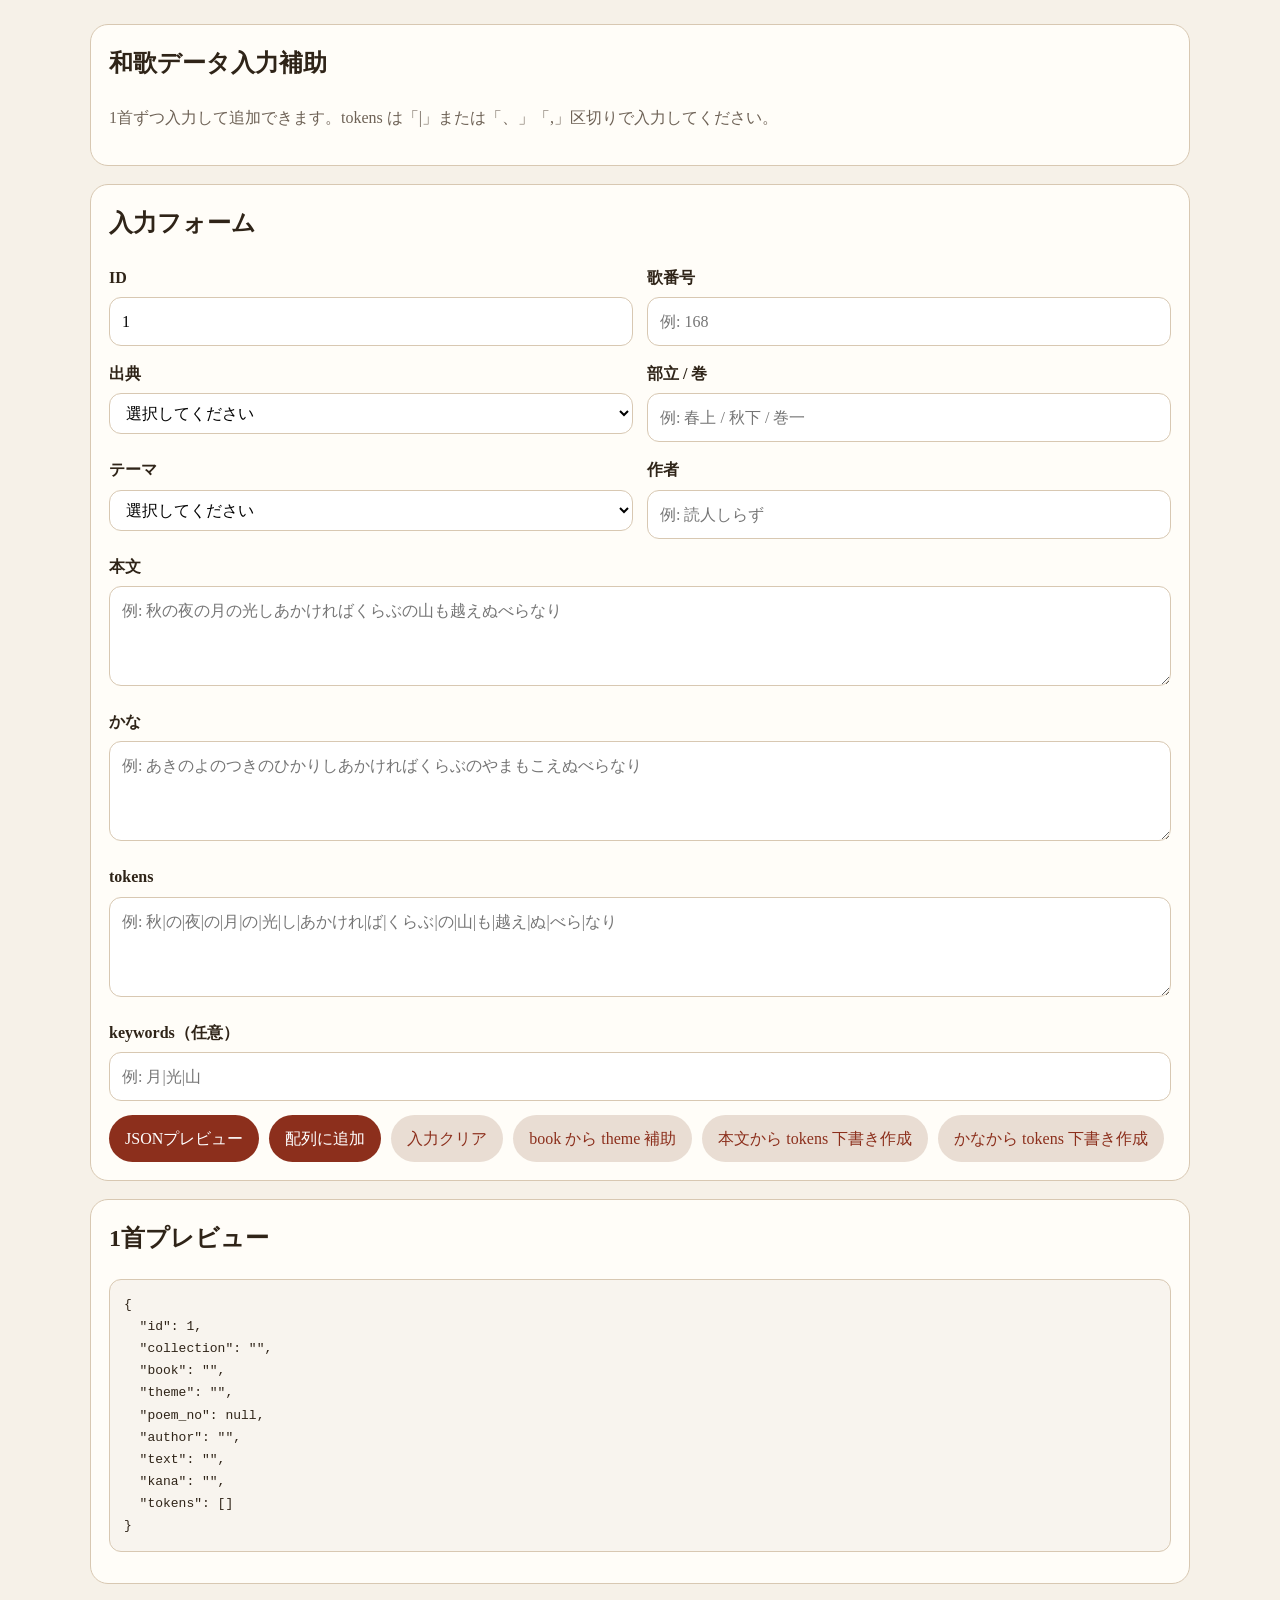
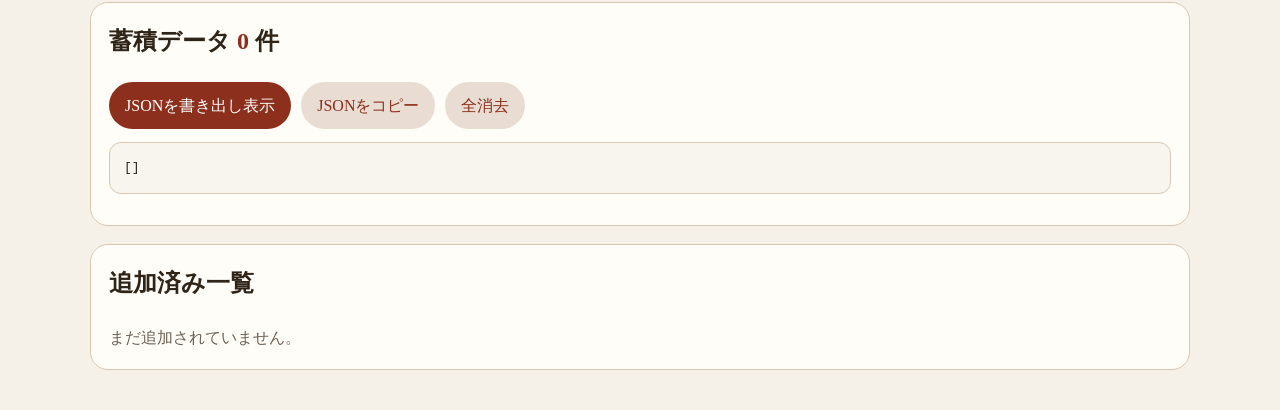
<file: edit.html>
<!DOCTYPE html>
<html lang="ja">
<head>
  <meta charset="UTF-8" />
  <meta name="viewport" content="width=device-width, initial-scale=1.0" />
  <title>和歌データ入力補助</title>
  <style>
    :root {
      --bg: #f6f1e8;
      --paper: #fffdf8;
      --ink: #2f2418;
      --muted: #6e6256;
      --accent: #8c2f1c;
      --border: #d8c8b2;
    }

    * { box-sizing: border-box; }

    body {
      margin: 0;
      font-family: "Yu Mincho", "Hiragino Mincho ProN", serif;
      background: var(--bg);
      color: var(--ink);
      line-height: 1.7;
    }

    .wrap {
      width: min(1100px, calc(100% - 24px));
      margin: 24px auto 40px;
    }

    .card {
      background: var(--paper);
      border: 1px solid var(--border);
      border-radius: 18px;
      padding: 18px;
      margin-bottom: 18px;
    }

    h1, h2 {
      margin-top: 0;
    }

    .grid {
      display: grid;
      grid-template-columns: repeat(2, minmax(0, 1fr));
      gap: 14px;
    }

    .full {
      grid-column: 1 / -1;
    }

    label span {
      display: block;
      font-weight: 700;
      margin-bottom: 6px;
    }

    input, select, textarea {
      width: 100%;
      padding: 10px 12px;
      border: 1px solid var(--border);
      border-radius: 12px;
      font: inherit;
      background: #fff;
    }

    textarea {
      min-height: 100px;
      resize: vertical;
    }

    .button-row {
      display: flex;
      flex-wrap: wrap;
      gap: 10px;
      margin-top: 14px;
    }

    button {
      border: none;
      border-radius: 999px;
      padding: 10px 16px;
      background: var(--accent);
      color: #fff;
      cursor: pointer;
      font: inherit;
    }

    button.sub {
      background: #e9ddd3;
      color: var(--accent);
    }

    pre {
      white-space: pre-wrap;
      word-break: break-word;
      background: #f8f4ee;
      border: 1px solid var(--border);
      border-radius: 12px;
      padding: 14px;
      overflow: auto;
    }

    .list-item {
      border-top: 1px solid var(--border);
      padding-top: 12px;
      margin-top: 12px;
    }

    .muted {
      color: var(--muted);
    }

    .count {
      font-weight: 700;
      color: var(--accent);
    }

    @media (max-width: 780px) {
      .grid {
        grid-template-columns: 1fr;
      }
    }
  </style>
</head>
<body>
  <div class="wrap">
    <section class="card">
      <h1>和歌データ入力補助</h1>
      <p class="muted">
        1首ずつ入力して追加できます。tokens は「|」または「、」「,」区切りで入力してください。
      </p>
    </section>

    <section class="card">
      <h2>入力フォーム</h2>
      <form id="poemForm" class="grid">
        <label>
          <span>ID</span>
          <input id="id" type="number" min="1" placeholder="例: 7" />
        </label>

        <label>
          <span>歌番号</span>
          <input id="poem_no" type="number" min="1" placeholder="例: 168" />
        </label>

        <label>
          <span>出典</span>
          <select id="collection">
            <option value="">選択してください</option>
            <option value="万葉集">万葉集</option>
            <option value="古今和歌集">古今和歌集</option>
            <option value="新古今和歌集">新古今和歌集</option>
          </select>
        </label>

        <label>
          <span>部立 / 巻</span>
          <input id="book" type="text" placeholder="例: 春上 / 秋下 / 巻一" />
        </label>

        <label>
          <span>テーマ</span>
          <select id="theme">
            <option value="">選択してください</option>
            <option value="春">春</option>
            <option value="夏">夏</option>
            <option value="秋">秋</option>
            <option value="冬">冬</option>
            <option value="恋">恋</option>
            <option value="雑">雑</option>
          </select>
        </label>

        <label>
          <span>作者</span>
          <input id="author" type="text" placeholder="例: 読人しらず" />
        </label>

        <label class="full">
          <span>本文</span>
          <textarea id="text" placeholder="例: 秋の夜の月の光しあかければくらぶの山も越えぬべらなり"></textarea>
        </label>

        <label class="full">
          <span>かな</span>
          <textarea id="kana" placeholder="例: あきのよのつきのひかりしあかければくらぶのやまもこえぬべらなり"></textarea>
        </label>

        <label class="full">
          <span>tokens</span>
          <textarea id="tokensInput" placeholder="例: 秋|の|夜|の|月|の|光|し|あかけれ|ば|くらぶ|の|山|も|越え|ぬ|べら|なり"></textarea>
        </label>

        <label class="full">
          <span>keywords（任意）</span>
          <input id="keywordsInput" type="text" placeholder="例: 月|光|山" />
        </label>
      </form>

      <div class="button-row">
        <button id="previewButton" type="button">JSONプレビュー</button>
        <button id="addButton" type="button">配列に追加</button>
        <button id="clearButton" type="button" class="sub">入力クリア</button>
        <button id="fillThemeButton" type="button" class="sub">book から theme 補助</button>
        <button id="autoTokenizeButton" type="button" class="sub">本文から tokens 下書き作成</button>
        <button id="autoTokenizeKanaButton" type="button" class="sub">かなから tokens 下書き作成</button>
      </div>
    </section>

    <section class="card">
      <h2>1首プレビュー</h2>
      <pre id="previewArea">{}</pre>
    </section>

    <section class="card">
      <h2>蓄積データ <span id="count" class="count">0</span> 件</h2>
      <div class="button-row">
        <button id="exportButton" type="button">JSONを書き出し表示</button>
        <button id="copyButton" type="button" class="sub">JSONをコピー</button>
        <button id="resetAllButton" type="button" class="sub">全消去</button>
      </div>
      <pre id="exportArea">[]</pre>
    </section>

    <section class="card">
      <h2>追加済み一覧</h2>
      <div id="listArea" class="muted">まだ追加されていません。</div>
    </section>
  </div>

  <script>
    const state = {
      poems: []
    };

    const el = {
      id: document.getElementById("id"),
      collection: document.getElementById("collection"),
      book: document.getElementById("book"),
      theme: document.getElementById("theme"),
      poem_no: document.getElementById("poem_no"),
      author: document.getElementById("author"),
      text: document.getElementById("text"),
      kana: document.getElementById("kana"),
      tokensInput: document.getElementById("tokensInput"),
      keywordsInput: document.getElementById("keywordsInput"),

      previewButton: document.getElementById("previewButton"),
      addButton: document.getElementById("addButton"),
      clearButton: document.getElementById("clearButton"),
      fillThemeButton: document.getElementById("fillThemeButton"),
      autoTokenizeButton: document.getElementById("autoTokenizeButton"),
      autoTokenizeKanaButton: document.getElementById("autoTokenizeKanaButton"),

      previewArea: document.getElementById("previewArea"),
      exportButton: document.getElementById("exportButton"),
      copyButton: document.getElementById("copyButton"),
      resetAllButton: document.getElementById("resetAllButton"),
      exportArea: document.getElementById("exportArea"),
      listArea: document.getElementById("listArea"),
      count: document.getElementById("count")
    };

    function splitInputToArray(value) {
      return String(value)
        .split(/[|、,\n]+/)
        .map(v => v.trim())
        .filter(Boolean);
    }

    function guessThemeFromBook(book) {
      const text = String(book || "").trim();
      if (text.includes("春")) return "春";
      if (text.includes("夏")) return "夏";
      if (text.includes("秋")) return "秋";
      if (text.includes("冬")) return "冬";
      if (text.includes("恋")) return "恋";
      return "雑";
    }

    function buildPoemObject() {
      const poem = {
        id: Number(el.id.value) || null,
        collection: el.collection.value.trim(),
        book: el.book.value.trim(),
        theme: el.theme.value.trim(),
        poem_no: Number(el.poem_no.value) || null,
        author: el.author.value.trim(),
        text: el.text.value.trim(),
        kana: el.kana.value.trim(),
        tokens: splitInputToArray(el.tokensInput.value)
      };

      const keywords = splitInputToArray(el.keywordsInput.value);
      if (keywords.length) {
        poem.keywords = keywords;
      }

      return poem;
    }

    function validatePoem(poem) {
      const missing = [];

      if (!poem.id) missing.push("id");
      if (!poem.collection) missing.push("collection");
      if (!poem.book) missing.push("book");
      if (!poem.theme) missing.push("theme");
      if (!poem.poem_no) missing.push("poem_no");
      if (!poem.author) missing.push("author");
      if (!poem.text) missing.push("text");
      if (!poem.kana) missing.push("kana");
      if (!Array.isArray(poem.tokens) || !poem.tokens.length) missing.push("tokens");

      return missing;
    }

    function updatePreview() {
      const poem = buildPoemObject();
      el.previewArea.textContent = JSON.stringify(poem, null, 2);
    }

    function renderList() {
      el.count.textContent = String(state.poems.length);

      if (!state.poems.length) {
        el.listArea.textContent = "まだ追加されていません。";
        return;
      }

      el.listArea.innerHTML = "";
      state.poems.forEach((poem, index) => {
        const div = document.createElement("div");
        div.className = "list-item";
        div.innerHTML = `
          <strong>${index + 1}. ${escapeHtml(poem.collection)} / ${escapeHtml(poem.book)} / 歌番号 ${poem.poem_no}</strong><br>
          ${escapeHtml(poem.author)}<br>
          ${escapeHtml(poem.text)}
        `;
        el.listArea.appendChild(div);
      });
    }

    function renderExport() {
      el.exportArea.textContent = JSON.stringify(state.poems, null, 2);
    }

    function clearForm() {
      el.id.value = "";
      el.collection.value = "";
      el.book.value = "";
      el.theme.value = "";
      el.poem_no.value = "";
      el.author.value = "";
      el.text.value = "";
      el.kana.value = "";
      el.tokensInput.value = "";
      el.keywordsInput.value = "";
      updatePreview();
    }

    function escapeHtml(value) {
      return String(value)
        .replaceAll("&", "&amp;")
        .replaceAll("<", "&lt;")
        .replaceAll(">", "&gt;")
        .replaceAll('"', "&quot;")
        .replaceAll("'", "&#39;");
    }

    function escapeRegExp(value) {
      return String(value).replace(/[.*+?^${}()|[\]\\]/g, "\\$&");
    }

    function normalizeSpacing(value) {
      return String(value)
        .replace(/\s+/g, "")
        .trim();
    }

    function autoTokenizeJapanesePoem(text) {
      let working = normalizeSpacing(text);

      if (!working) return [];

      const patterns = [
        "べらなり",
        "見わたせ",
        "おどろか",
        "かたぶき",
        "あかけれ",
        "なかり",
        "すれば",
        "見えて",
        "見え",
        "知ら",
        "くらぶ",
        "いはむ",
        "来に",
        "立つ",
        "けらし",
        "ねども",
        "けども",
        "れば",
        "しも",
        "てふ",
        "けり",
        "ける",
        "ぬる",
        "なり",
        "らむ",
        "けむ",
        "つつ",
        "たり",
        "こそ",
        "なむ",
        "ぞ",
        "や",
        "か",
        "も",
        "が",
        "は",
        "を",
        "に",
        "へ",
        "と",
        "で",
        "て",
        "し",
        "ぬ",
        "つ",
        "ば",
        "ど",
        "ね"
      ];

      const uniquePatterns = [...new Set(patterns)].sort((a, b) => b.length - a.length);

      uniquePatterns.forEach((pattern) => {
        const regex = new RegExp(escapeRegExp(pattern), "g");
        working = working.replace(regex, `|${pattern}|`);
      });

      working = working
        .replace(/\|+/g, "|")
        .replace(/^\|/, "")
        .replace(/\|$/, "");

      let roughTokens = working
        .split("|")
        .map(token => token.trim())
        .filter(Boolean);

      roughTokens = splitLongResidualTokens(roughTokens);

      return roughTokens.filter(Boolean);
    }

    function splitLongResidualTokens(tokens) {
      const result = [];

      tokens.forEach((token) => {
        if (!token) return;

        if (token.length <= 3) {
          result.push(token);
          return;
        }

        const smallPatterns = [
          "夕暮",
          "苫屋",
          "かぎろひ",
          "ひととせ",
          "去年",
          "今年",
          "紅葉",
          "光",
          "月",
          "夜",
          "春",
          "夏",
          "秋",
          "冬",
          "風",
          "山",
          "沢",
          "浦",
          "野",
          "東",
          "花",
          "鴫",
          "見",
          "越え"
        ].sort((a, b) => b.length - a.length);

        let rest = token;
        let matchedAnything = false;

        while (rest.length > 0) {
          let matched = false;

          for (const pattern of smallPatterns) {
            if (rest === pattern) continue;
            if (rest.startsWith(pattern)) {
              result.push(pattern);
              rest = rest.slice(pattern.length);
              matched = true;
              matchedAnything = true;
              break;
            }
          }

          if (!matched) break;
        }

        if (matchedAnything && rest) {
          result.push(rest);
        } else if (!matchedAnything) {
          result.push(token);
        }
      });

      return result;
    }

    function confirmOverwriteTokens() {
      if (!el.tokensInput.value.trim()) return true;
      return confirm("今の tokens を上書きして下書きを作成しますか？");
    }

    function handleAutoTokenizeFromText() {
      const text = el.text.value.trim();

      if (!text) {
        alert("先に本文を入力してください。");
        return;
      }

      if (!confirmOverwriteTokens()) return;

      const tokens = autoTokenizeJapanesePoem(text);
      el.tokensInput.value = tokens.join("|");
      updatePreview();
    }

    function handleAutoTokenizeFromKana() {
      const kana = el.kana.value.trim();

      if (!kana) {
        alert("先にかなを入力してください。");
        return;
      }

      if (!confirmOverwriteTokens()) return;

      const tokens = autoTokenizeJapanesePoem(kana);
      el.tokensInput.value = tokens.join("|");
      updatePreview();
    }

    el.previewButton.addEventListener("click", updatePreview);

    el.fillThemeButton.addEventListener("click", () => {
      el.theme.value = guessThemeFromBook(el.book.value);
      updatePreview();
    });

    el.autoTokenizeButton.addEventListener("click", handleAutoTokenizeFromText);
    el.autoTokenizeKanaButton.addEventListener("click", handleAutoTokenizeFromKana);

    el.addButton.addEventListener("click", () => {
      const poem = buildPoemObject();
      const missing = validatePoem(poem);

      if (missing.length) {
        alert("未入力があります: " + missing.join(", "));
        return;
      }

      state.poems.push(poem);
      renderList();
      renderExport();
      clearForm();

      el.id.value = state.poems.length
        ? String(Math.max(...state.poems.map(p => p.id || 0)) + 1)
        : "1";
    });

    el.clearButton.addEventListener("click", clearForm);

    el.exportButton.addEventListener("click", renderExport);

    el.copyButton.addEventListener("click", async () => {
      try {
        await navigator.clipboard.writeText(JSON.stringify(state.poems, null, 2));
        alert("JSONをコピーしました。");
      } catch {
        alert("コピーに失敗しました。");
      }
    });

    el.resetAllButton.addEventListener("click", () => {
      if (!confirm("追加済みデータを全て消しますか？")) return;
      state.poems = [];
      renderList();
      renderExport();
    });

    [
      el.id, el.collection, el.book, el.theme, el.poem_no, el.author,
      el.text, el.kana, el.tokensInput, el.keywordsInput
    ].forEach(input => {
      input.addEventListener("input", updatePreview);
    });

    el.id.value = "1";
    updatePreview();
    renderList();
    renderExport();
  </script>
</body>
</html>
</file>
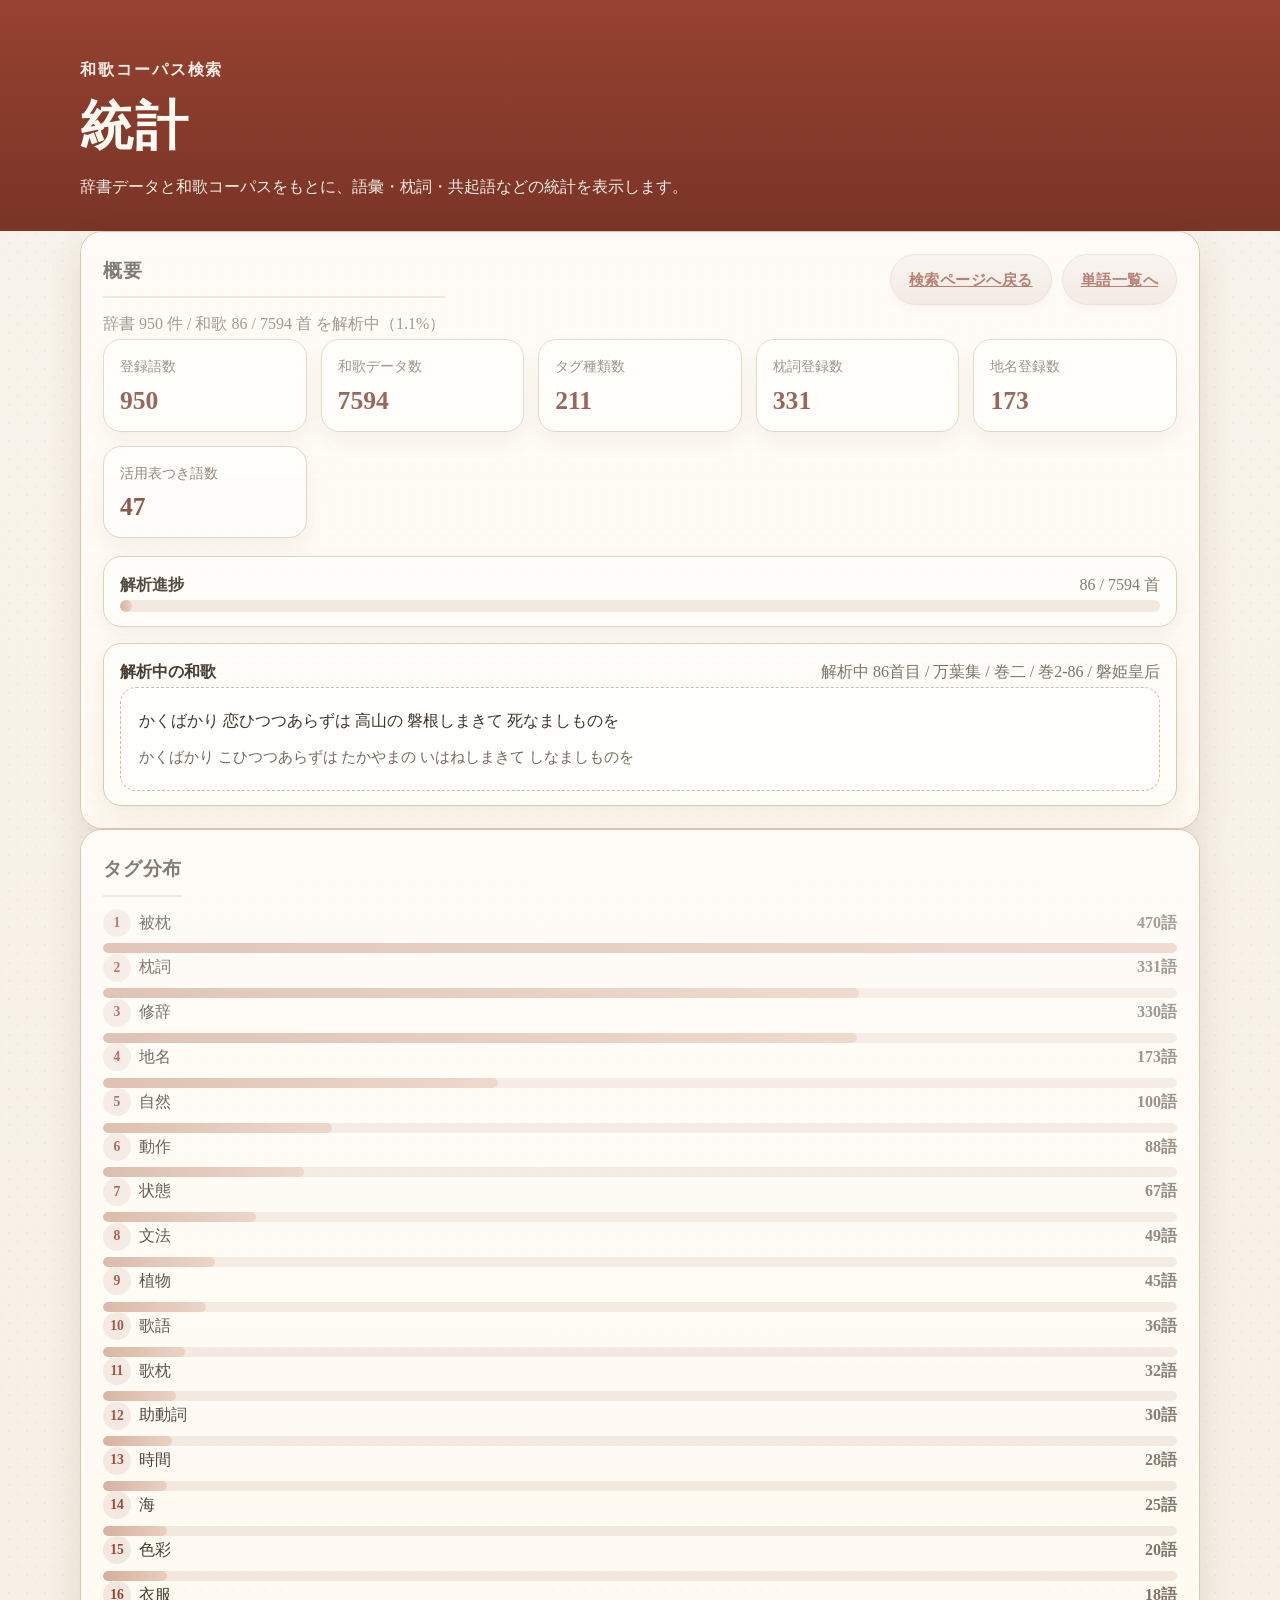
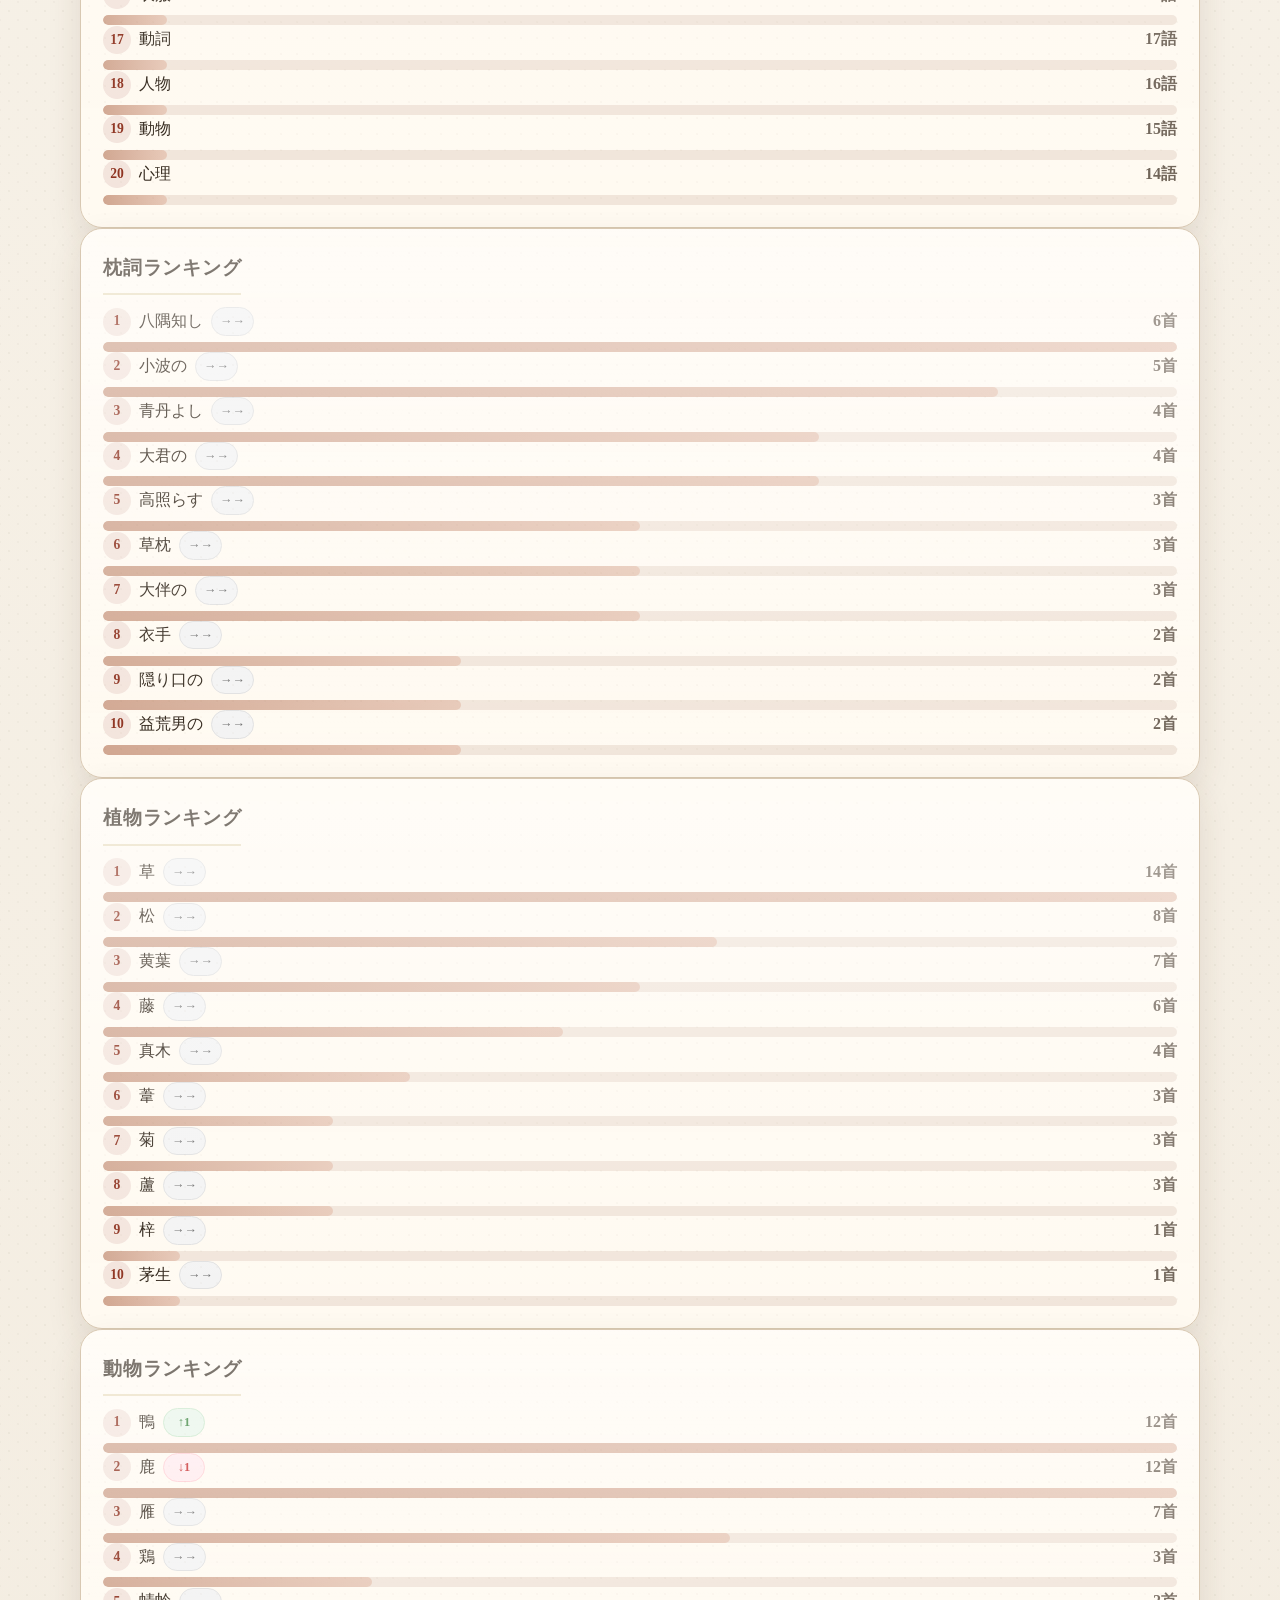
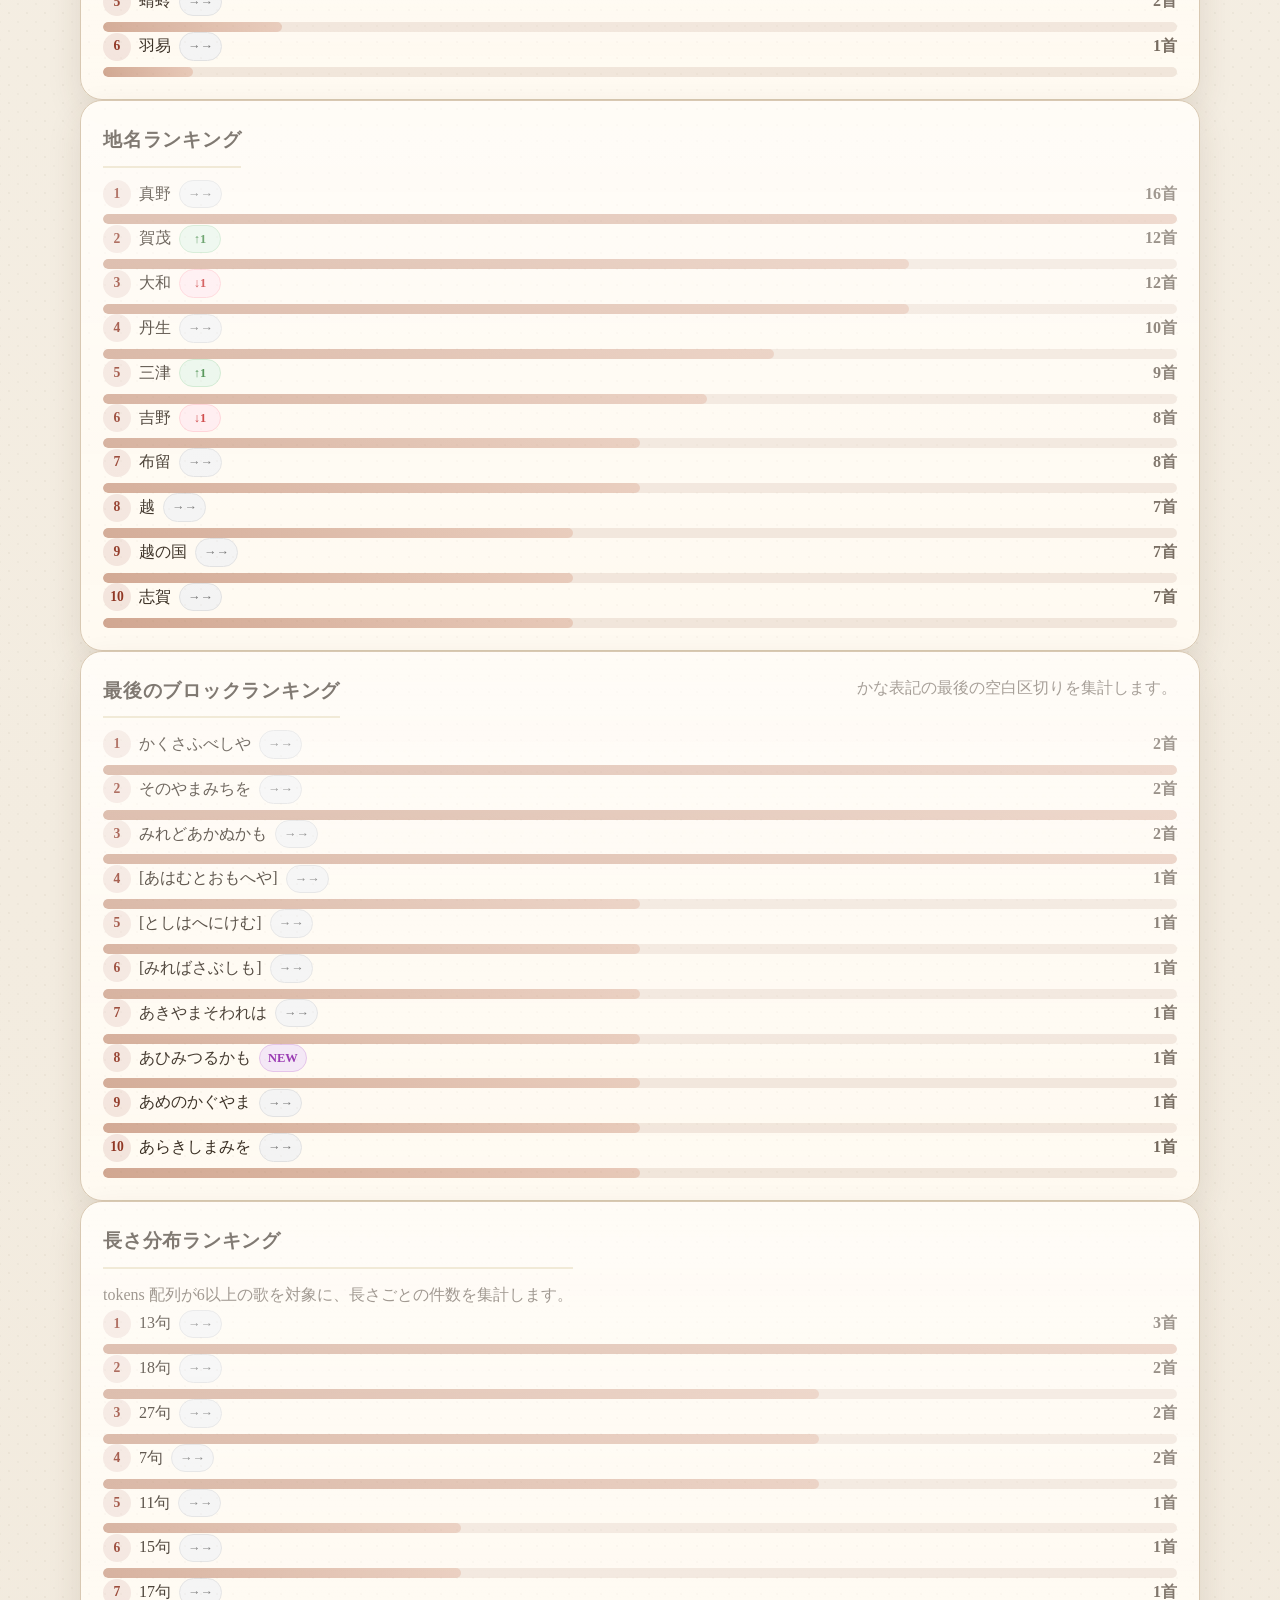
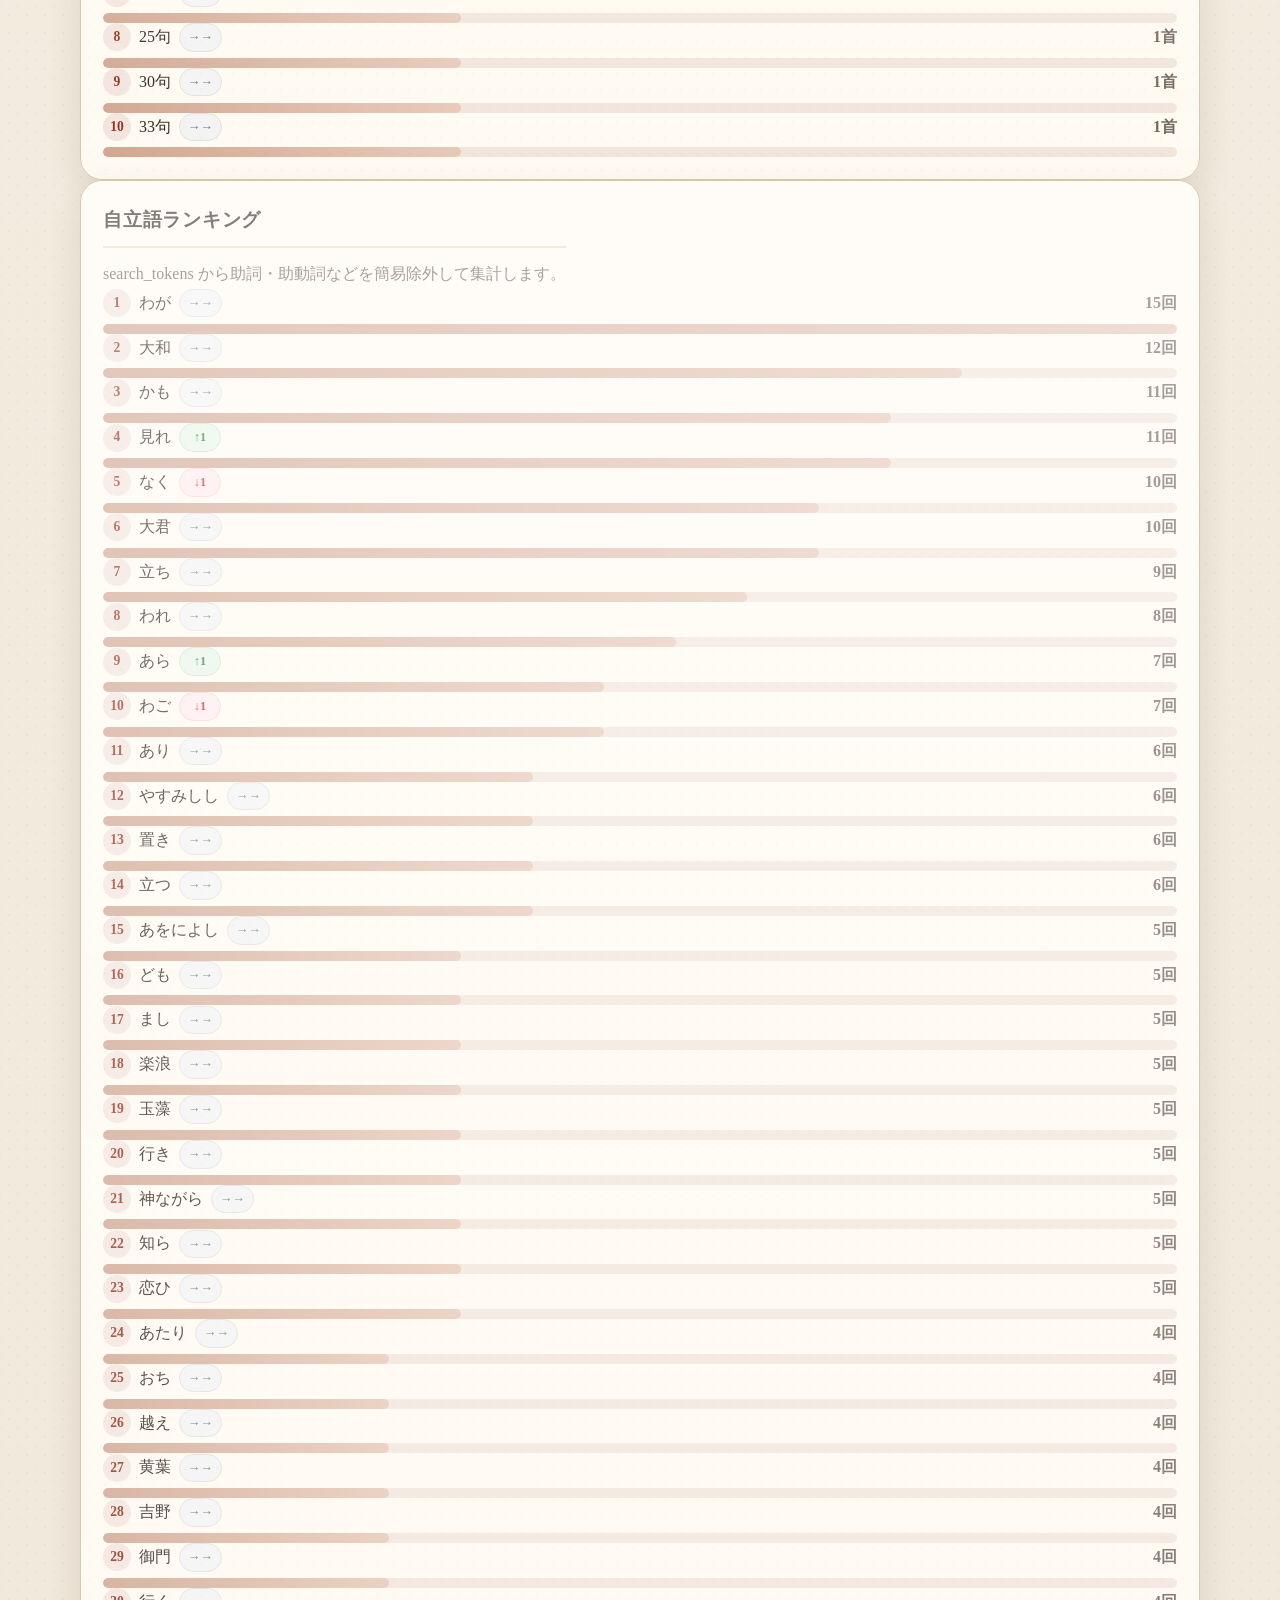
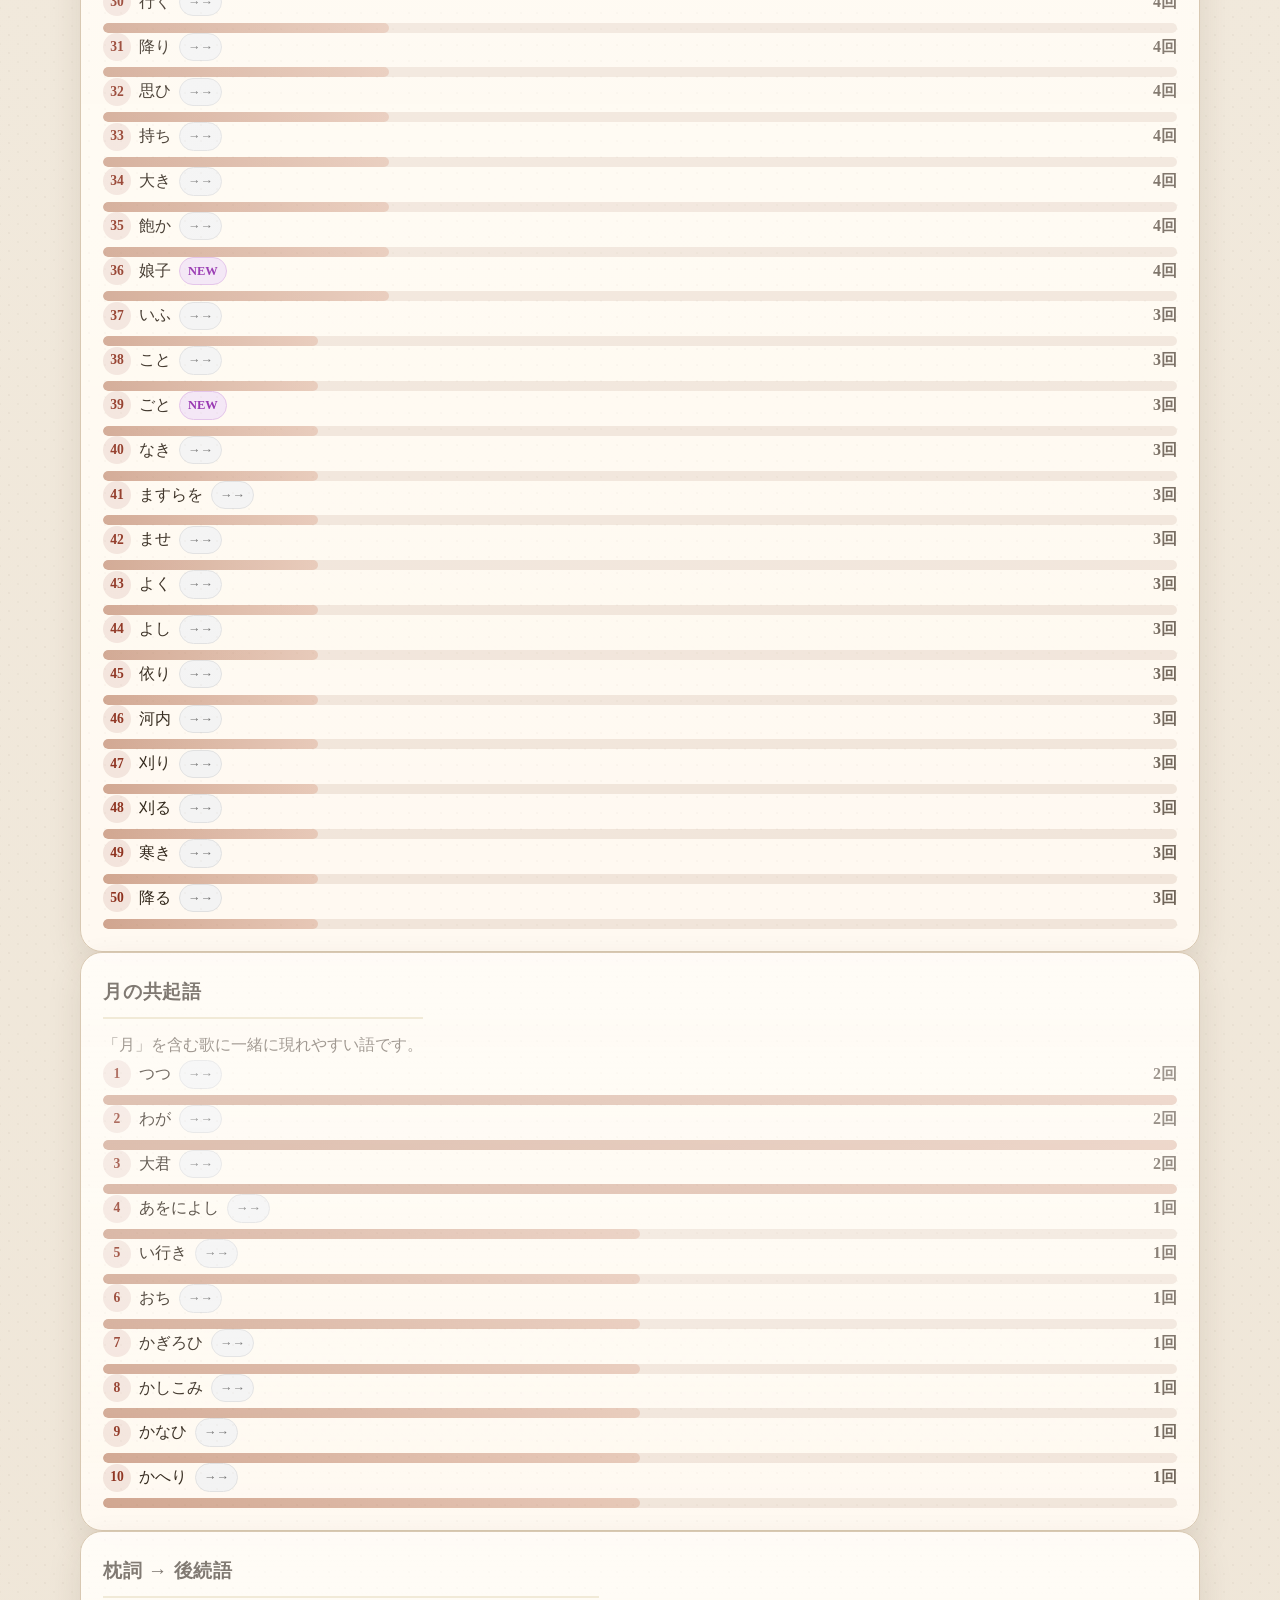
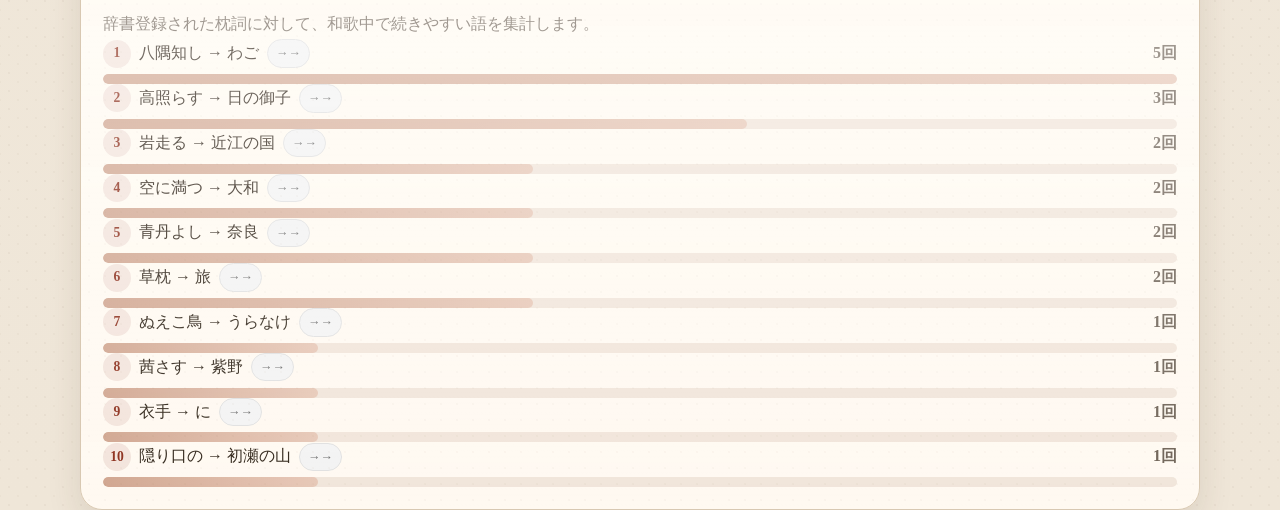
<file: stats.html>
<!doctype html>
<html lang="ja">

<head>
    <meta charset="UTF-8" />
    <meta name="viewport" content="width=device-width, initial-scale=1.0" />

    <title>統計 | 和歌コーパス検索</title>
    <meta name="description" content="和歌コーパスと古典用語辞書をもとに、枕詞ランキング、植物・動物ランキング、共起語、タグ分布などを表示する統計ページです。" />

    <link rel="icon" href="./image/icon.png" type="image/png" />
    <link rel="apple-touch-icon" href="./image/icon.png" />

    <meta property="og:type" content="website" />
    <meta property="og:title" content="統計 | 和歌コーパス検索" />
    <meta property="og:description" content="枕詞ランキング、植物・動物ランキング、月の共起語、タグ分布などを表示する統計ページ。" />
    <meta property="og:image" content="https://mixtuti.github.io/UTAYOMI/Image/icon.png" />
    <meta property="og:url" content="https://mixtuti.github.io/UTAYOMI/stats.html" />
    <meta property="og:site_name" content="和歌コーパス検索" />

    <meta name="twitter:card" content="summary_large_image" />
    <meta name="twitter:title" content="統計 | 和歌コーパス検索" />
    <meta name="twitter:description" content="和歌コーパスと古典用語辞書の統計ページ。" />
    <meta name="twitter:image" content="https://mixtuti.github.io/UTAYOMI/Image/icon.png" />

    <link rel="stylesheet" href="css/main.css" />
</head>

<body>
    <header class="site-header">
        <div class="container">
            <p class="eyebrow">和歌コーパス検索</p>
            <h1>統計</h1>
            <p class="lead">
                辞書データと和歌コーパスをもとに、語彙・枕詞・共起語などの統計を表示します。
            </p>
        </div>
    </header>

    <main class="container">
        <section class="card full-width">
            <div class="section-head">
                <div>
                    <h2>概要</h2>
                    <p id="statsSummary" class="muted">読み込み中...</p>
                </div>
                <div class="button-row">
                    <a href="index.html" class="button secondary">検索ページへ戻る</a>
                    <a href="terms.html" class="button secondary">単語一覧へ</a>
                </div>
            </div>

            <div id="statsOverviewCards" class="stats-overview-grid"></div>
            <div class="stats-live-panel">
                <div class="stats-progress-wrap">
                    <div class="stats-progress-head">
                        <strong>解析進捗</strong>
                        <span id="statsProgressText" class="muted">0 / 0 首</span>
                    </div>
                    <div class="stats-progress-bar">
                        <div id="statsProgressBar" class="stats-progress-fill"></div>
                    </div>
                </div>

                <div class="stats-current-poem-wrap">
                    <div class="stats-progress-head">
                        <strong>解析中の和歌</strong>
                        <span id="statsCurrentPoemMeta" class="muted">読み込み中...</span>
                    </div>
                    <div id="statsCurrentPoem" class="stats-current-poem empty-state">
                        和歌を読み込み中です。
                    </div>
                </div>
            </div>
        </section>

        <section class="card">
            <div class="section-head">
                <h2>タグ分布</h2>
            </div>
            <div id="statsTagDistribution" class="stats-block"></div>
        </section>

        <section class="card">
            <div class="section-head">
                <h2>枕詞ランキング</h2>
            </div>
            <div id="statsMakurakotoba" class="stats-block"></div>
        </section>

        <section class="card">
            <div class="section-head">
                <h2>植物ランキング</h2>
            </div>
            <div id="statsPlants" class="stats-block"></div>
        </section>

        <section class="card">
            <div class="section-head">
                <h2>動物ランキング</h2>
            </div>
            <div id="statsAnimals" class="stats-block"></div>
        </section>

        <section class="card">
            <div class="section-head">
                <h2>地名ランキング</h2>
            </div>
            <div id="statsPlaces" class="stats-block"></div>
        </section>

        <section class="card">
            <div class="section-head">
                <h2>最後のブロックランキング</h2>
                <p class="muted">かな表記の最後の空白区切りを集計します。</p>
            </div>
            <div id="statsEndingBlocks" class="stats-block"></div>
        </section>

        <section class="card full-width">
            <div class="section-head">
                <div>
                    <h2>長さ分布ランキング</h2>
                    <p class="muted">tokens 配列が6以上の歌を対象に、長さごとの件数を集計します。</p>
                </div>
            </div>
            <div id="statsLongPoemLengths" class="stats-block"></div>
        </section>

        <section class="card full-width">
            <div class="section-head">
                <div>
                    <h2>自立語ランキング</h2>
                    <p class="muted">search_tokens から助詞・助動詞などを簡易除外して集計します。</p>
                </div>
            </div>
            <div id="statsIndependentWords" class="stats-block"></div>
        </section>

        <section class="card full-width">
            <div class="section-head">
                <div>
                    <h2>月の共起語</h2>
                    <p class="muted">「月」を含む歌に一緒に現れやすい語です。</p>
                </div>
            </div>
            <div id="statsMoonCooccurrence" class="stats-block"></div>
        </section>

        <section class="card full-width">
            <div class="section-head">
                <div>
                    <h2>枕詞 → 後続語</h2>
                    <p class="muted">辞書登録された枕詞に対して、和歌中で続きやすい語を集計します。</p>
                </div>
            </div>
            <div id="statsMakuraFollowers" class="stats-block"></div>
        </section>
    </main>

    <script src="js/waka-api.js"></script>

    <script src="js/stats-core.js"></script>
    <script src="js/stats-utils.js"></script>
    <script src="js/stats-loaders.js"></script>
    <script src="js/stats-render.js"></script>
    <script src="js/stats-analysis.js"></script>
    <script src="js/stats-main.js"></script>
</body>

</html>
</file>
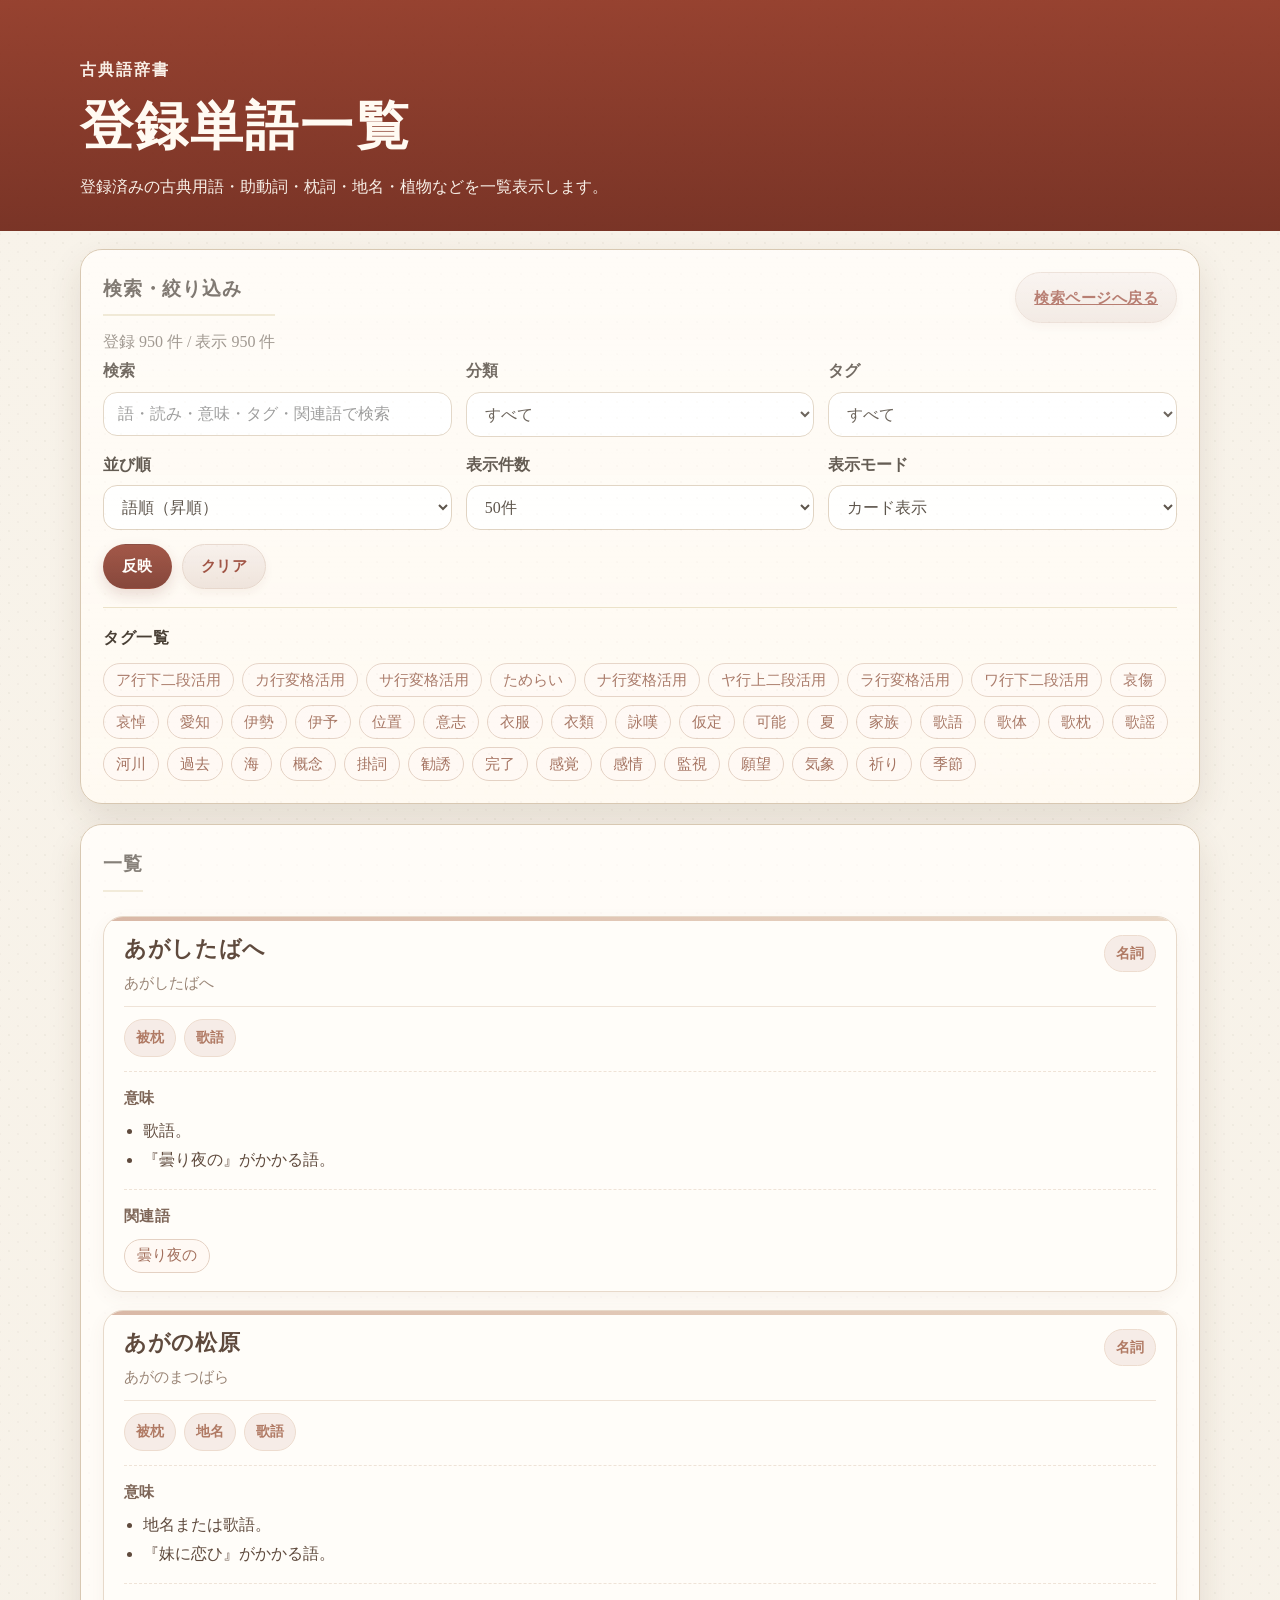
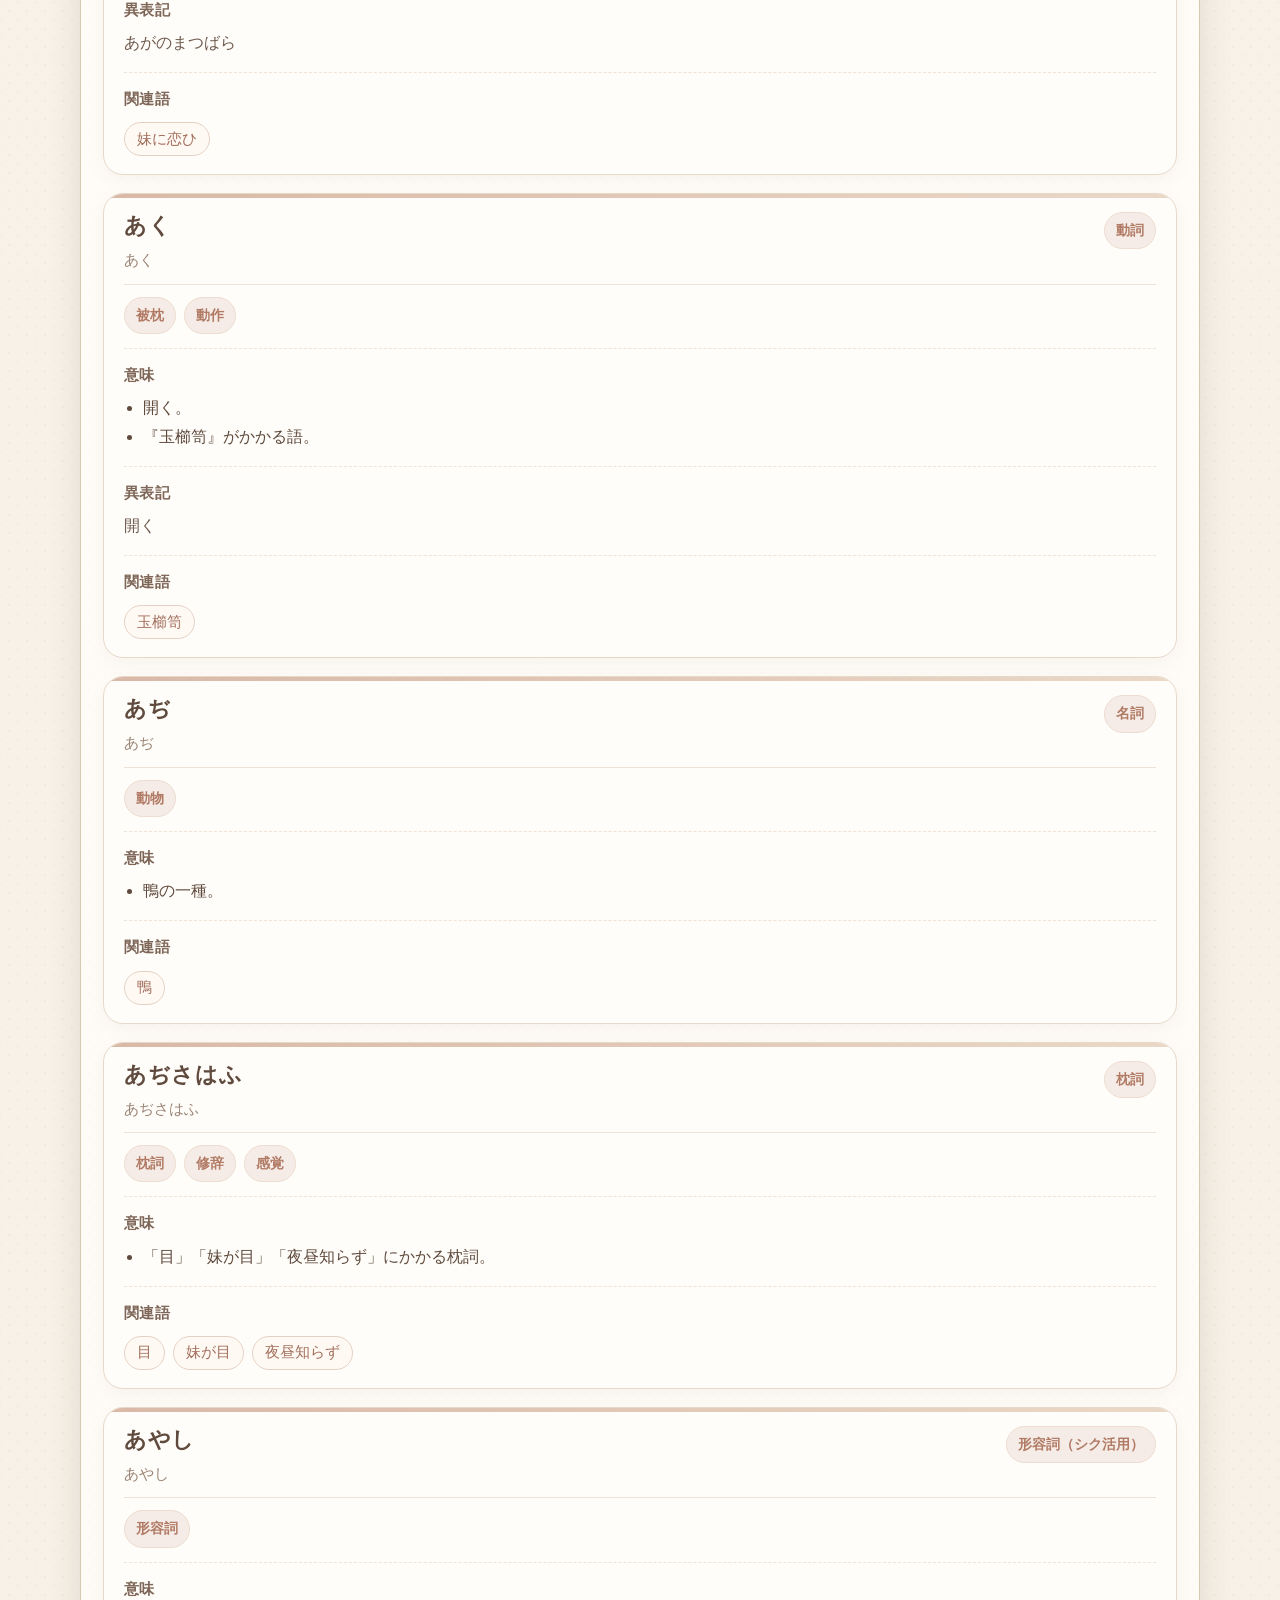
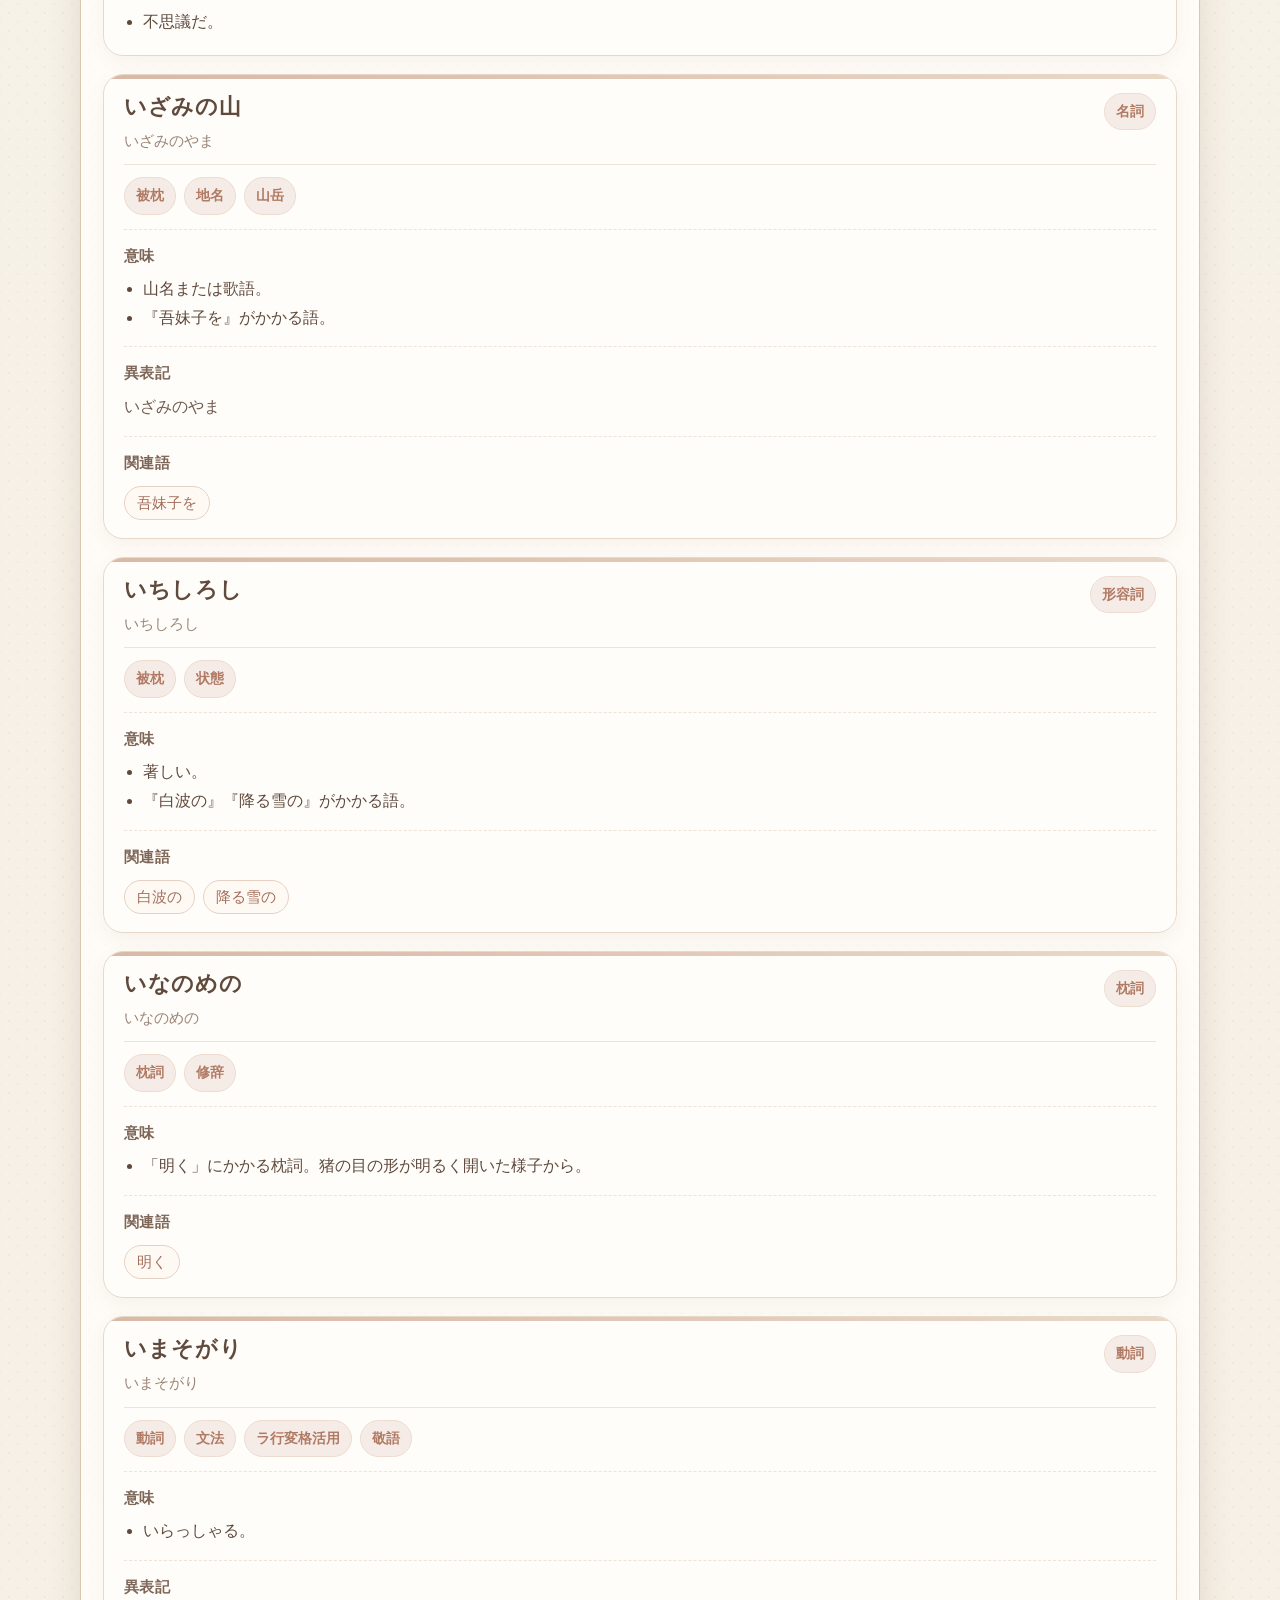
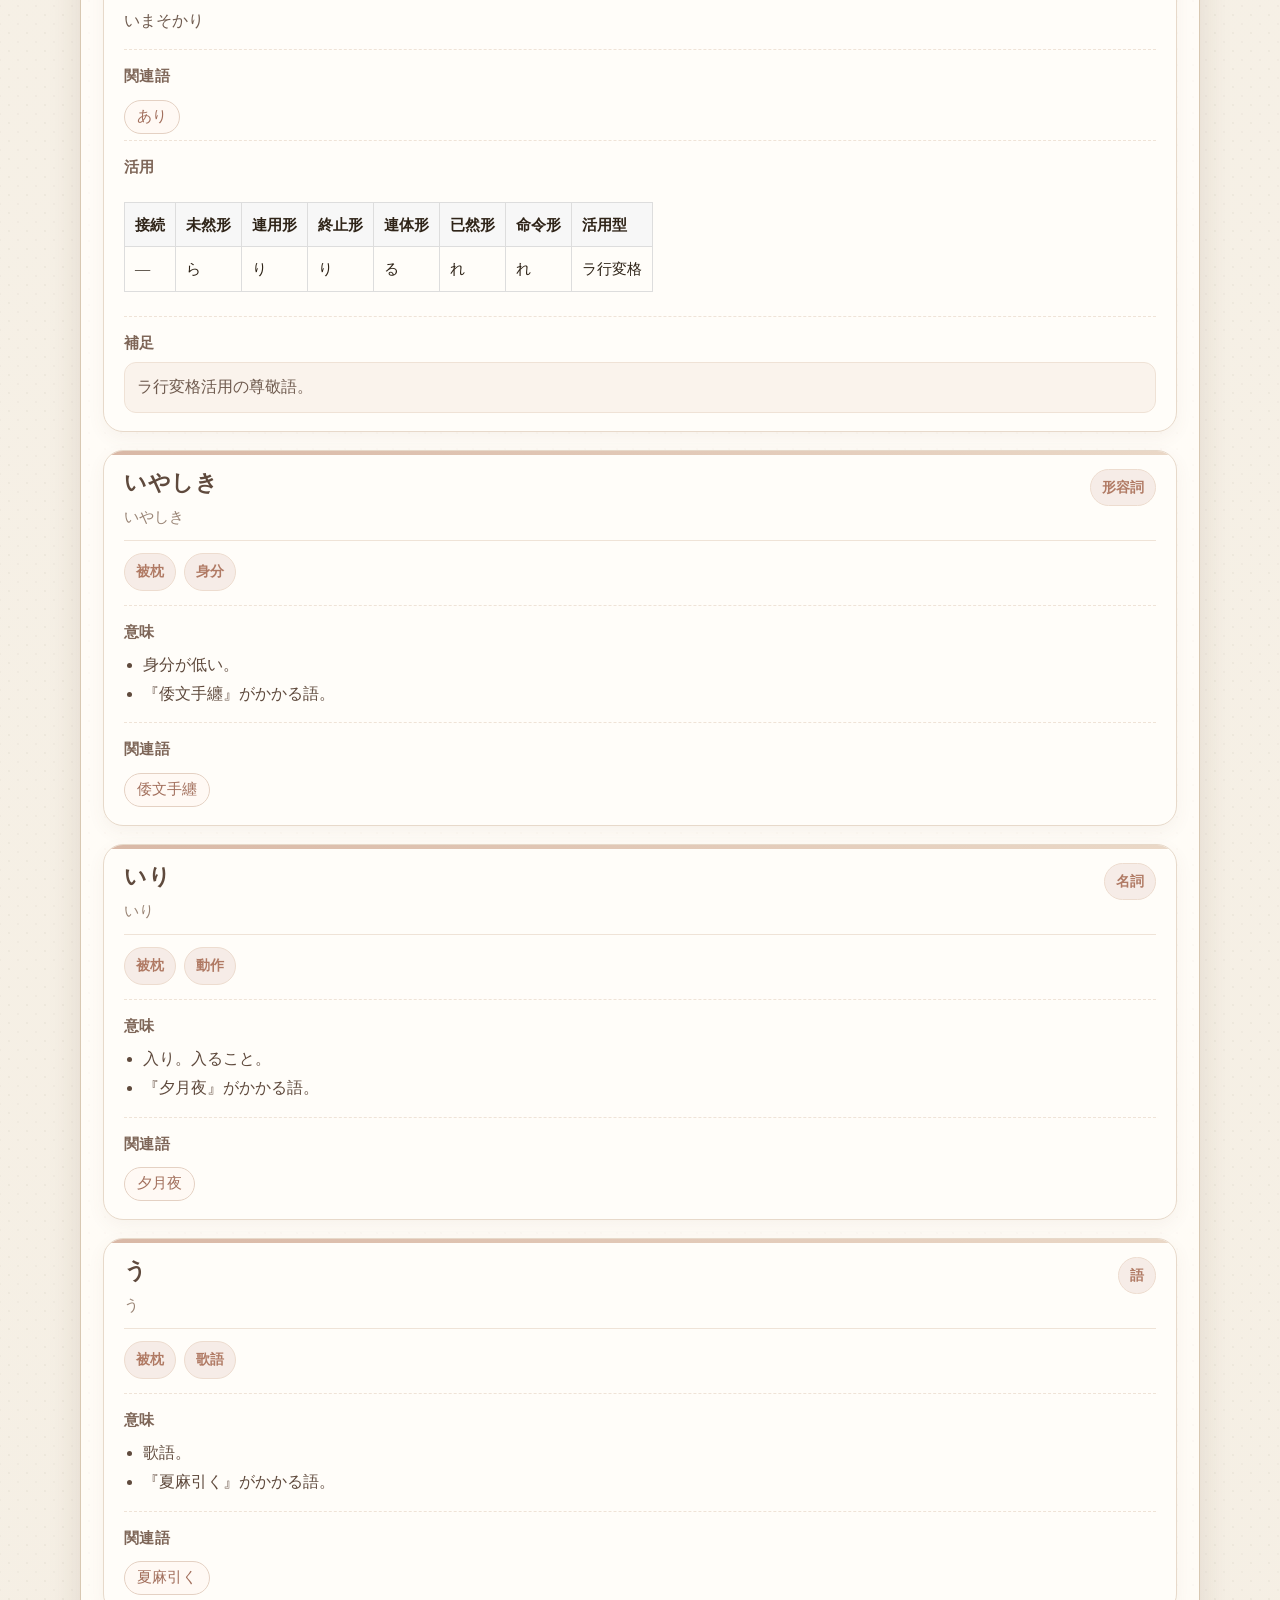
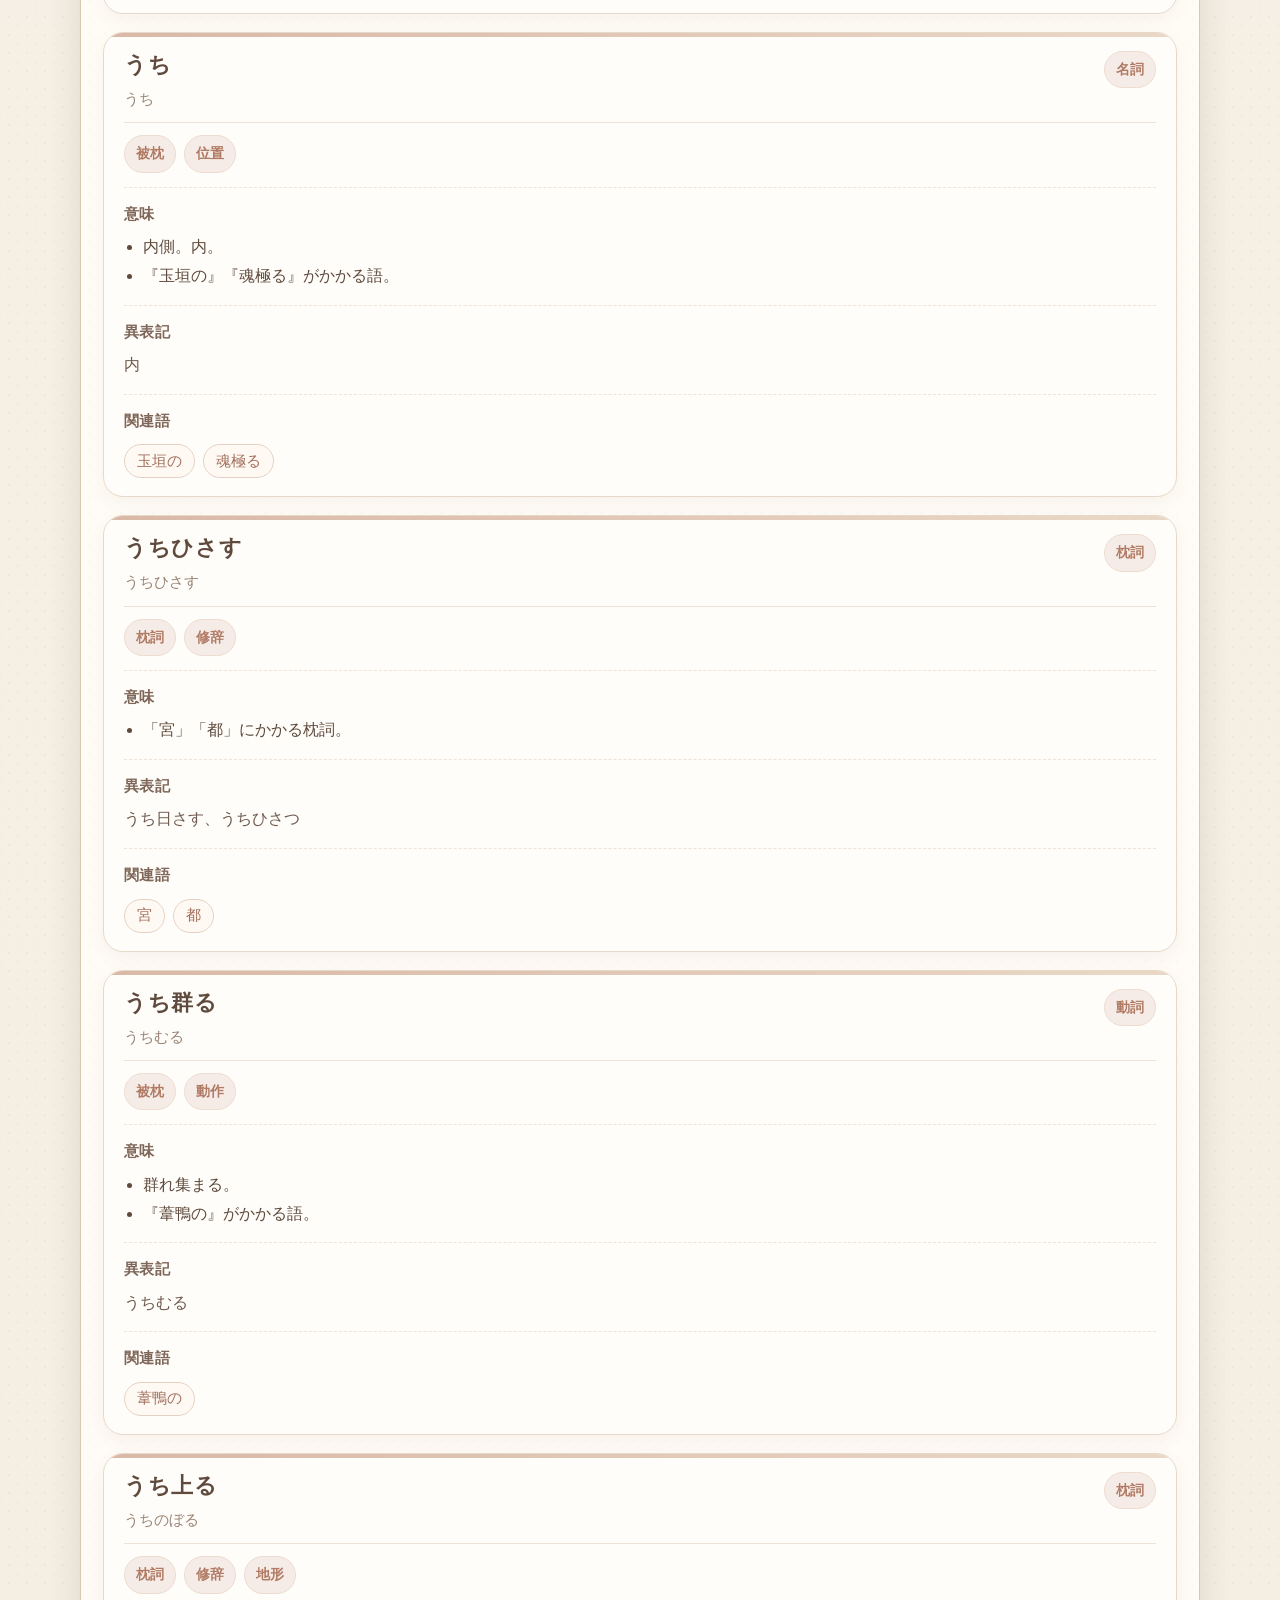
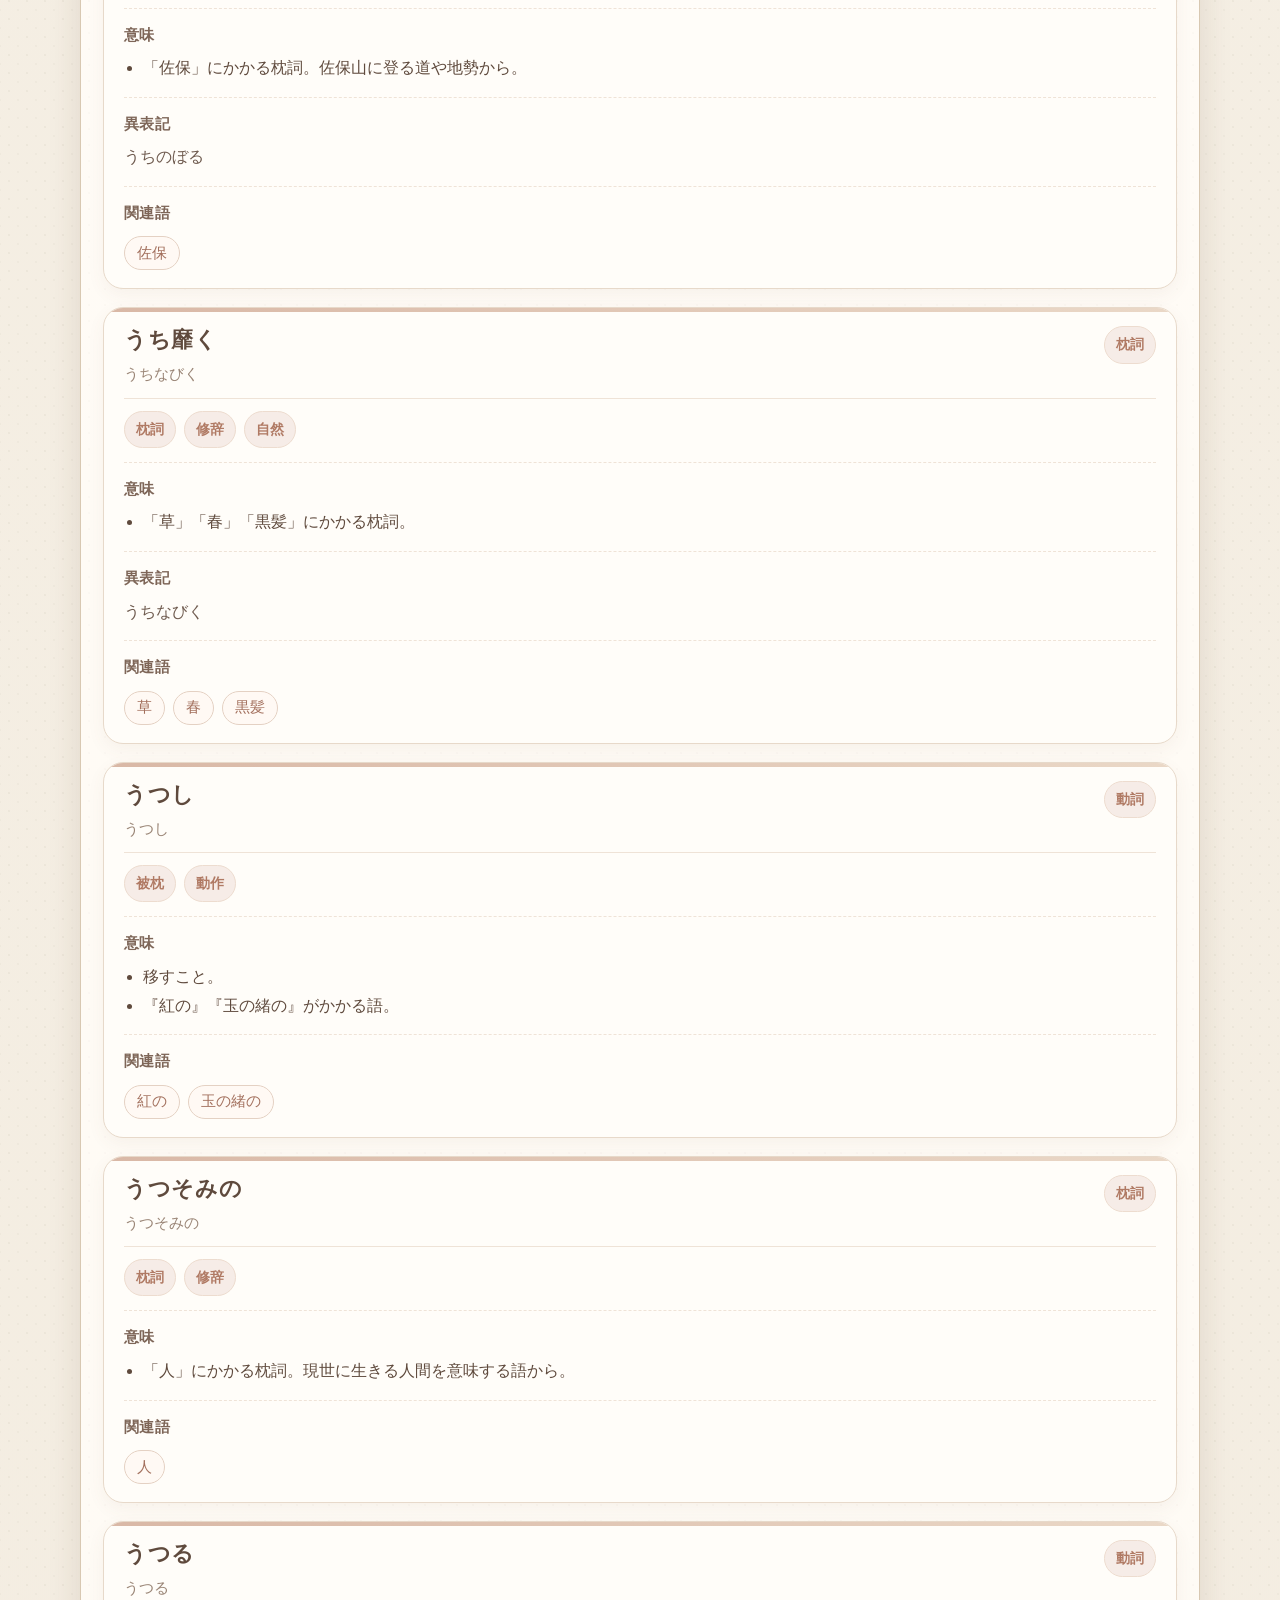
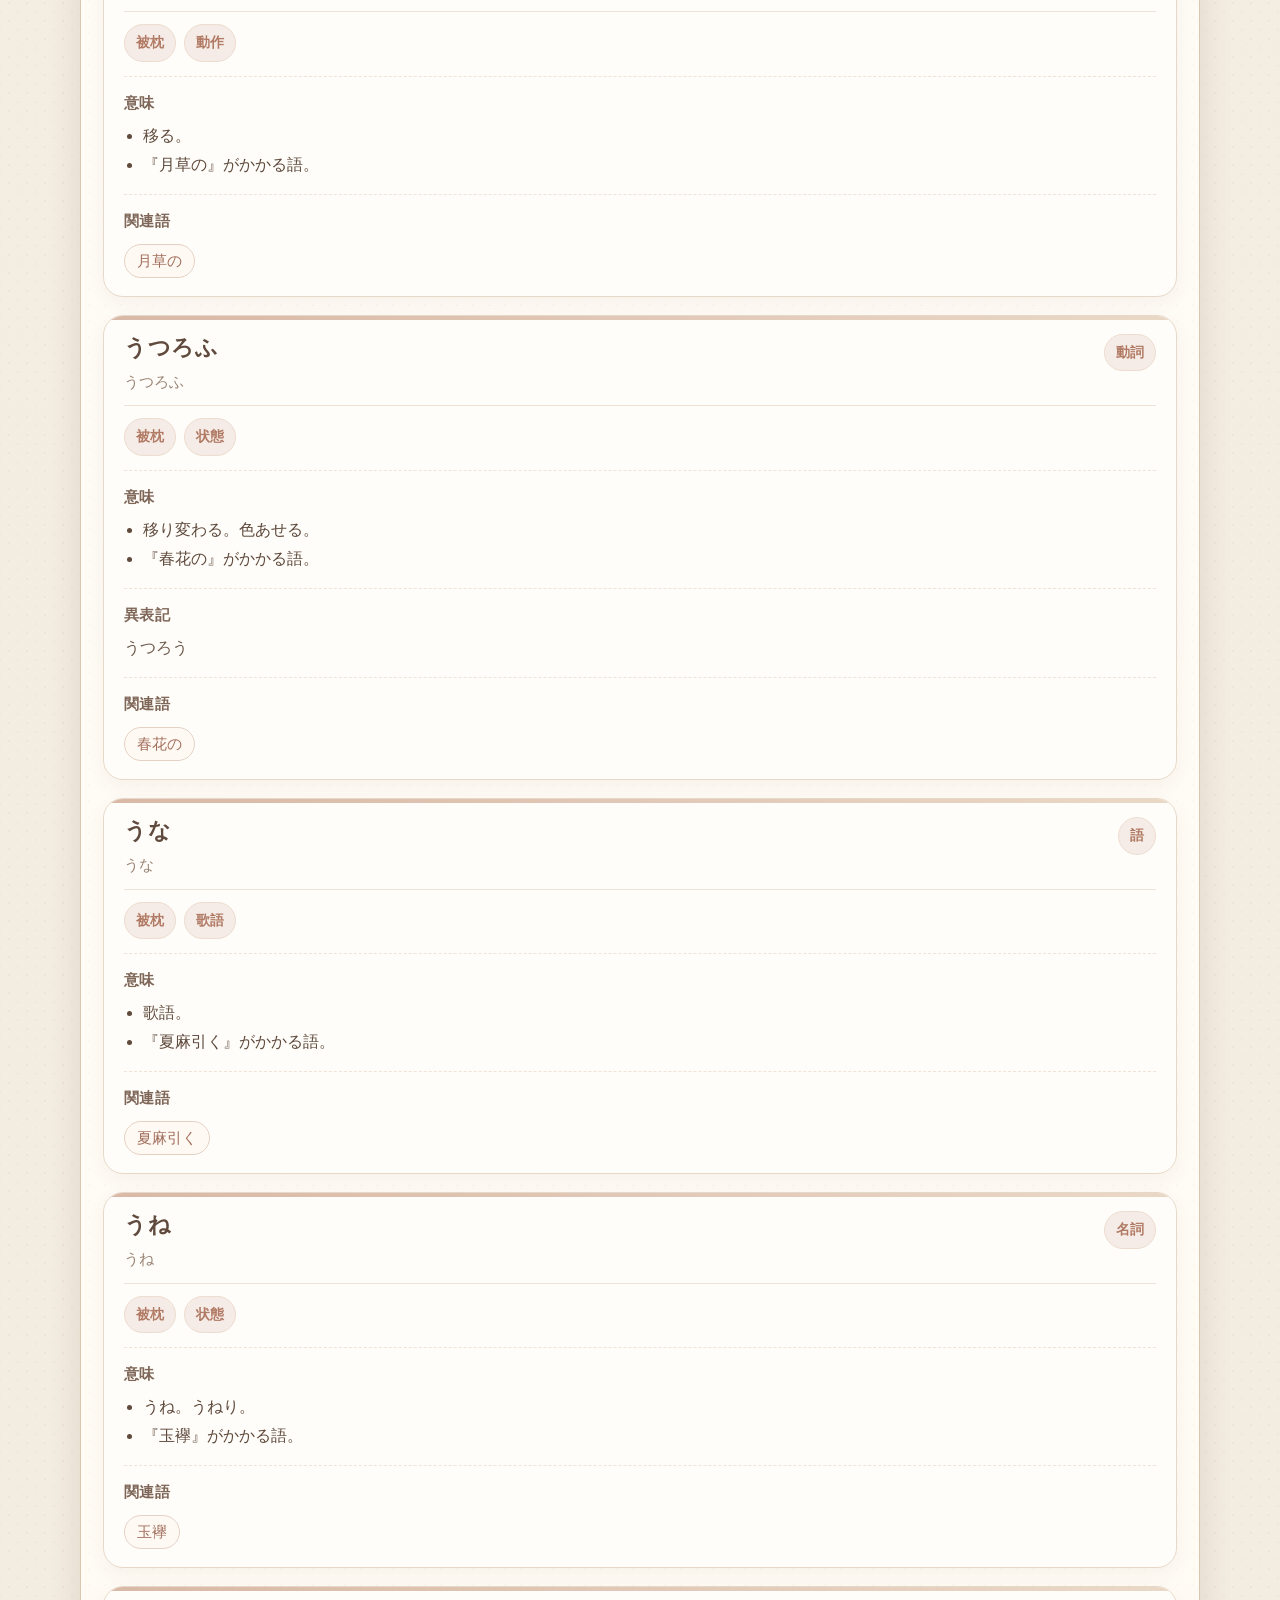
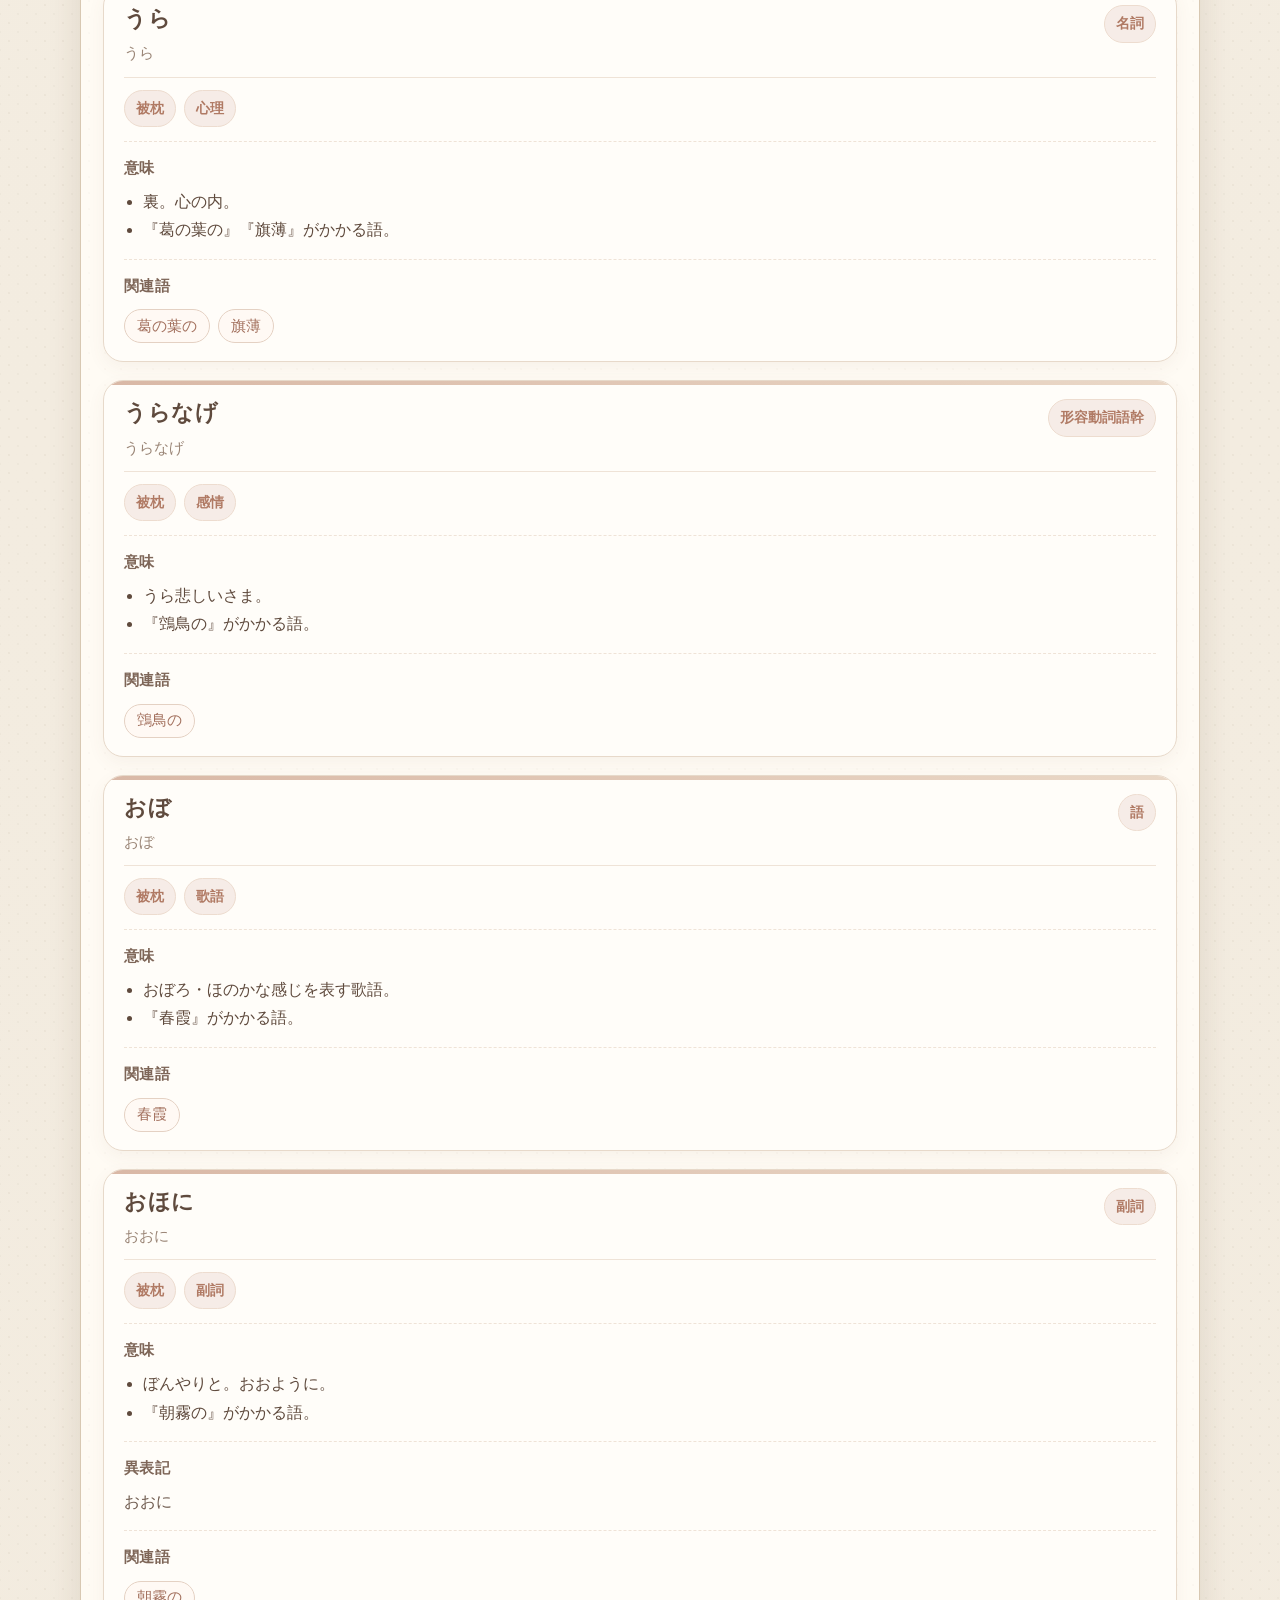
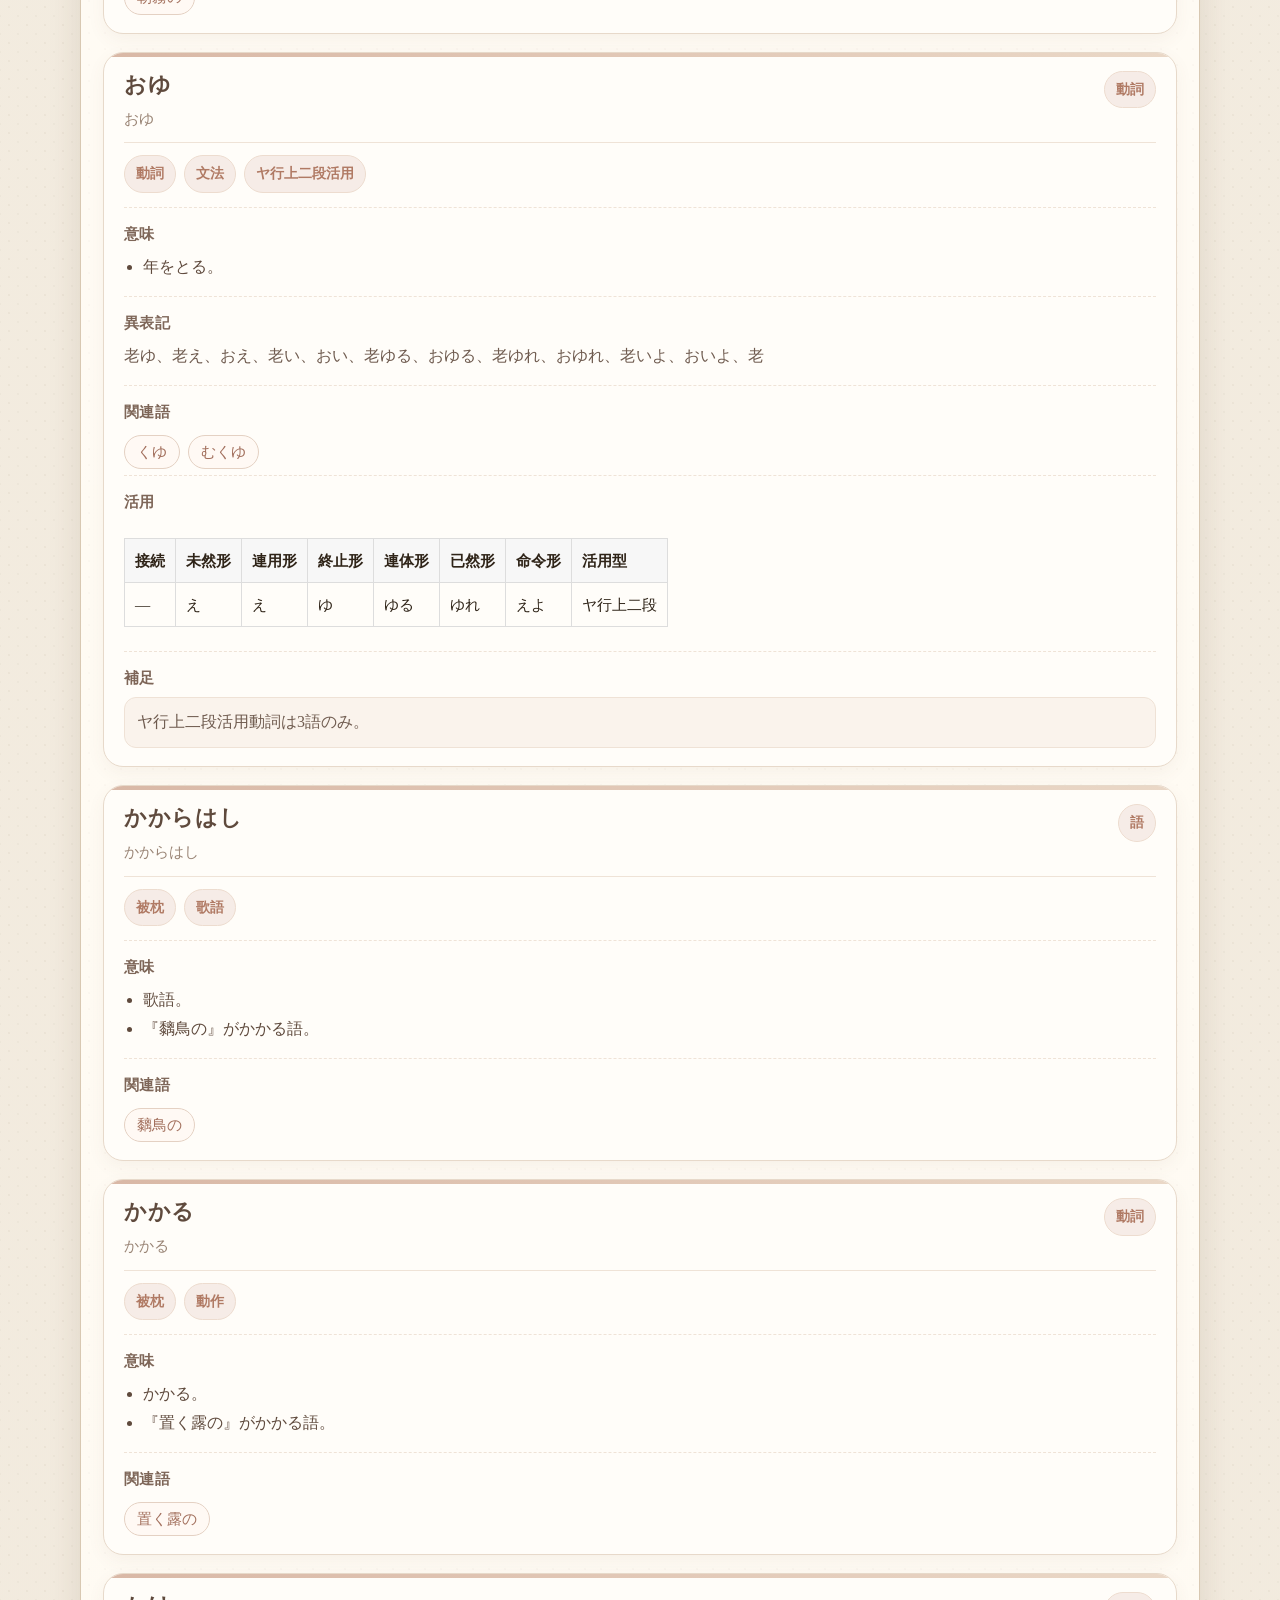
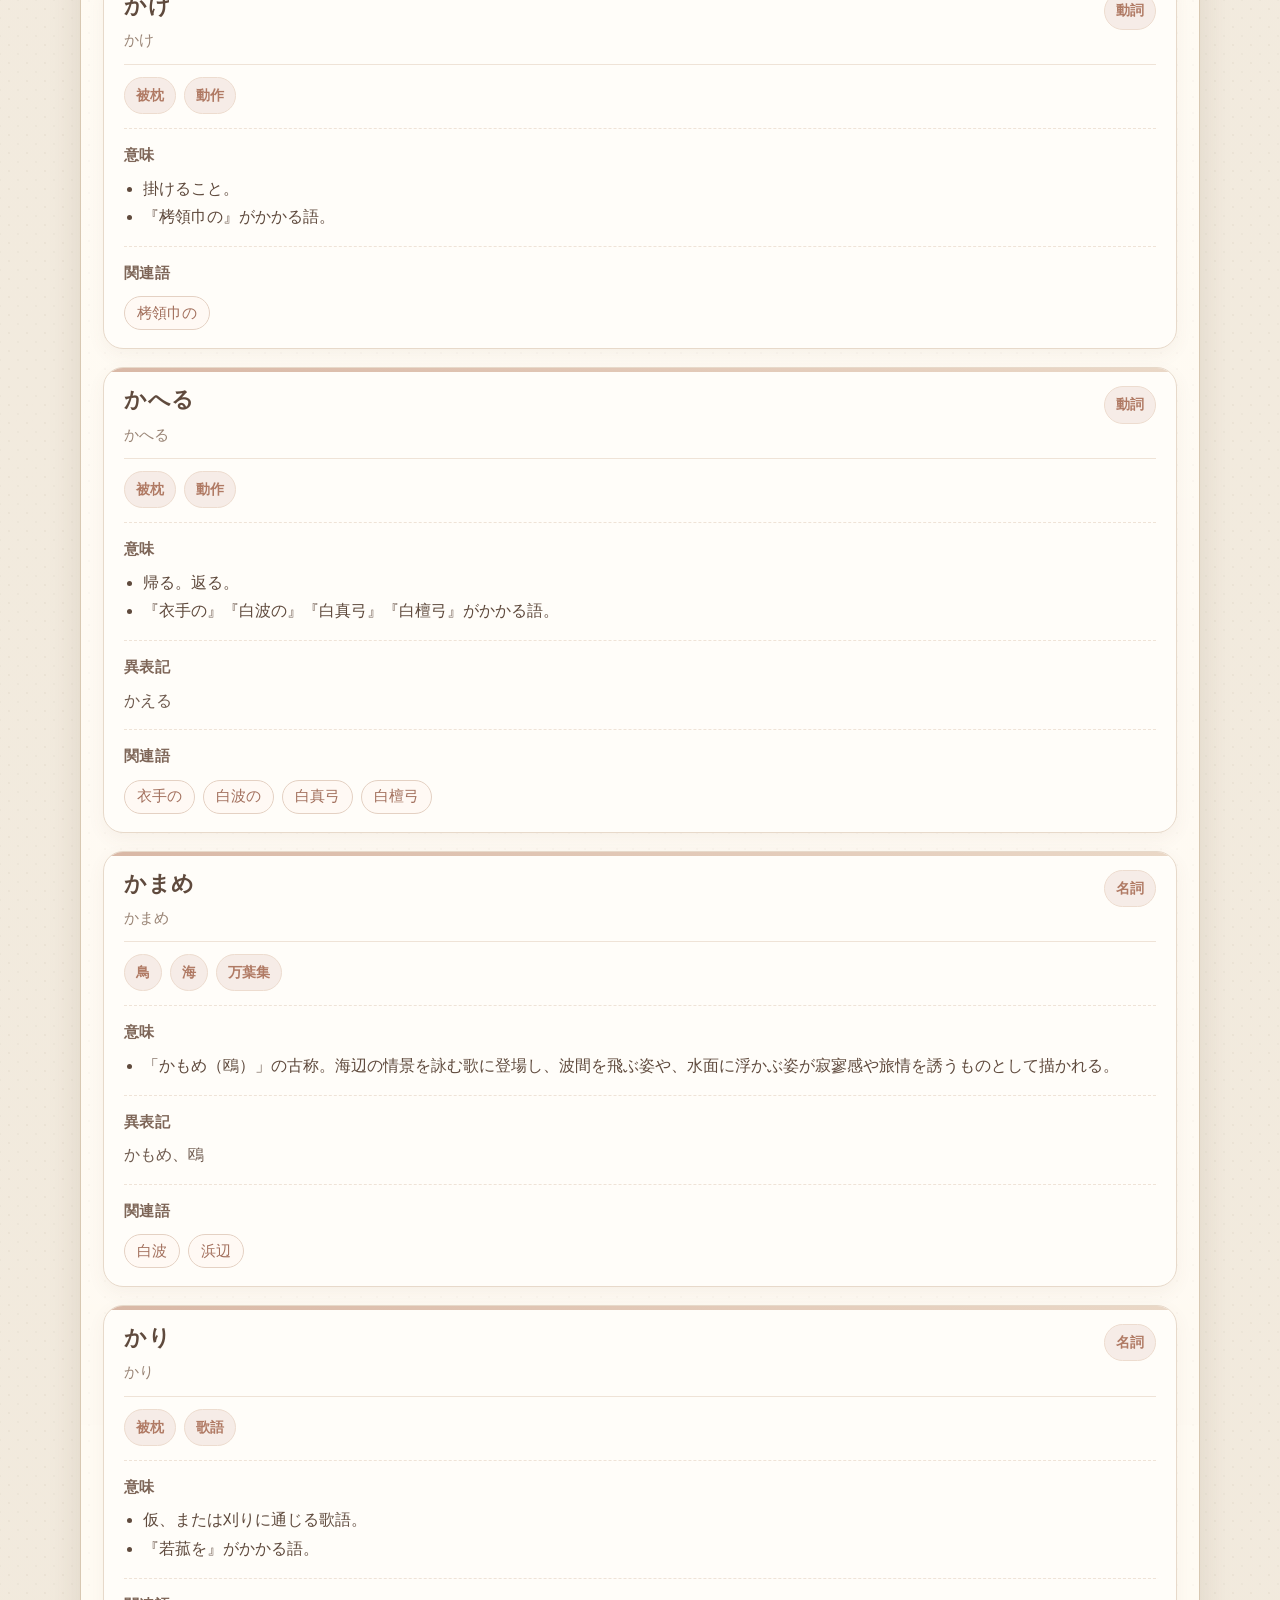
<file: terms.html>
<!doctype html>
<html lang="ja">

<head>
    <meta charset="UTF-8" />
    <meta name="viewport" content="width=device-width, initial-scale=1.0" />

    <title>古典用語一覧 | 和歌コーパス検索</title>
    <meta name="description" content="和歌に登場する古典用語・助動詞・歌枕・地名・植物などを一覧表示。検索・並び替え・タグ絞り込みができる古典用語辞典。" />

    <link rel="icon" href="./image/icon.png" type="image/png" />
    <link rel="apple-touch-icon" href="./image/icon.png" />

    <!-- OGP -->
    <meta property="og:type" content="website" />
    <meta property="og:title" content="古典用語一覧 | 和歌コーパス検索" />
    <meta property="og:description" content="和歌に登場する古典用語・助動詞・歌枕・地名・植物などを検索できる古典辞書。" />
    <meta property="og:image" content="https://mixtuti.github.io/UTAYOMI/Image/icon.png" />
    <meta property="og:url" content="https://mixtuti.github.io/UTAYOMI/terms.html" />
    <meta property="og:site_name" content="和歌コーパス検索" />

    <!-- Twitter -->
    <meta name="twitter:card" content="summary_large_image" />
    <meta name="twitter:title" content="古典用語一覧 | 和歌コーパス検索" />
    <meta name="twitter:description" content="和歌の古典用語・助動詞・歌枕などを検索できる古典辞書。" />
    <meta name="twitter:image" content="https://mixtuti.github.io/UTAYOMI/Image/icon.png" />

    <link rel="stylesheet" href="css/main.css" />
</head>

<body>
    <header class="site-header">
        <div class="container">
            <p class="eyebrow">古典語辞書</p>
            <h1>登録単語一覧</h1>
            <p class="lead">
                登録済みの古典用語・助動詞・枕詞・地名・植物などを一覧表示します。
            </p>
        </div>
    </header>

    <main class="container main-grid">
        <section class="card full-width">
            <div class="section-head">
                <div>
                    <h2>検索・絞り込み</h2>
                    <p id="termsSummary" class="muted">読み込み中...</p>
                </div>
                <div class="button-row">
                    <a href="index.html" class="button secondary">検索ページへ戻る</a>
                </div>
            </div>

            <form id="termsFilterForm" class="control-stack">
                <div class="control-grid three-col">
                    <label>
                        <span>検索</span>
                        <input id="termsSearchInput" type="text" placeholder="語・読み・意味・タグ・関連語で検索" />
                    </label>

                    <label>
                        <span>分類</span>
                        <select id="termsPartOfSpeechFilter">
                            <option value="">すべて</option>
                        </select>
                    </label>

                    <label>
                        <span>タグ</span>
                        <select id="termsTagFilter">
                            <option value="">すべて</option>
                        </select>
                    </label>
                </div>

                <div class="control-grid three-col">
                    <label>
                        <span>並び順</span>
                        <select id="termsSortSelect">
                            <option value="word-asc">語順（昇順）</option>
                            <option value="word-desc">語順（降順）</option>
                            <option value="reading-asc">読み（昇順）</option>
                            <option value="reading-desc">読み（降順）</option>
                            <option value="part-asc">分類（昇順）</option>
                            <option value="tag-count-desc">タグ数が多い順</option>
                        </select>
                    </label>

                    <label>
                        <span>表示件数</span>
                        <select id="termsPageSizeSelect">
                            <option value="20">20件</option>
                            <option value="50" selected>50件</option>
                            <option value="100">100件</option>
                            <option value="9999">すべて</option>
                        </select>
                    </label>

                    <label>
                        <span>表示モード</span>
                        <select id="termsViewModeSelect">
                            <option value="cards" selected>カード表示</option>
                            <option value="table">表表示</option>
                        </select>
                    </label>
                </div>

                <div class="button-row">
                    <button type="submit" class="button">反映</button>
                    <button id="termsClearButton" type="button" class="button secondary">
                        クリア
                    </button>
                </div>
            </form>

            <div class="sub-panel">
                <h3>タグ一覧</h3>
                <div id="termsTagQuickLinks" class="tag-row"></div>
            </div>
        </section>

        <section class="card full-width">
            <div class="section-head">
                <h2>一覧</h2>
            </div>

            <div id="termsResults" class="results-list empty-state">
                ここに登録単語が表示されます。
            </div>

            <div id="termsPagination" class="pagination"></div>

            <div class="button-row">
                <a href="index.html" class="button secondary">ホーム</a>
            </div>
        </section>
    </main>

    <template id="termCardTemplate">
        <article class="term-card">
            <div class="term-card-head">
                <div>
                    <h3 class="term-word"></h3>
                    <p class="term-reading muted"></p>
                </div>
                <div class="term-part"></div>
            </div>

            <div class="term-tags"></div>

            <div class="term-section">
                <strong>意味</strong>
                <ul class="term-meaning"></ul>
            </div>

            <div class="term-section term-aliases-wrap">
                <strong>異表記</strong>
                <p class="term-aliases"></p>
            </div>

            <div class="term-section term-related-wrap">
                <strong>関連語</strong>
                <div class="term-related tag-row"></div>
            </div>

            <div class="term-section term-conjugation-wrap">
                <strong>活用</strong>
                <div class="term-conjugation"></div>
            </div>

            <div class="term-section term-note-wrap">
                <strong>補足</strong>
                <p class="term-note muted"></p>
            </div>
        </article>
    </template>

    <script src="js/terms-core.js"></script>
    <script src="js/terms-utils.js"></script>
    <script src="js/terms-filters.js"></script>
    <script src="js/terms-render.js"></script>
    <script src="js/terms-dictionary.js"></script>
    <script src="js/terms-ui.js"></script>
    <script src="js/terms-main.js"></script>
</body>

</html>
</file>
<file: css/main.css>
/* ========================================
   main.css
   分割したCSSを順番に読み込むための入口ファイル
======================================== */

@import url('./00-tokens.css');
@import url('./01-base.css');
@import url('./02-layout.css');
@import url('./03-components.css');
@import url('./04-features.css');
@import url('./05-stats.css');
@import url('./06-modal.css');
@import url('./07-responsive.css');
</file>
